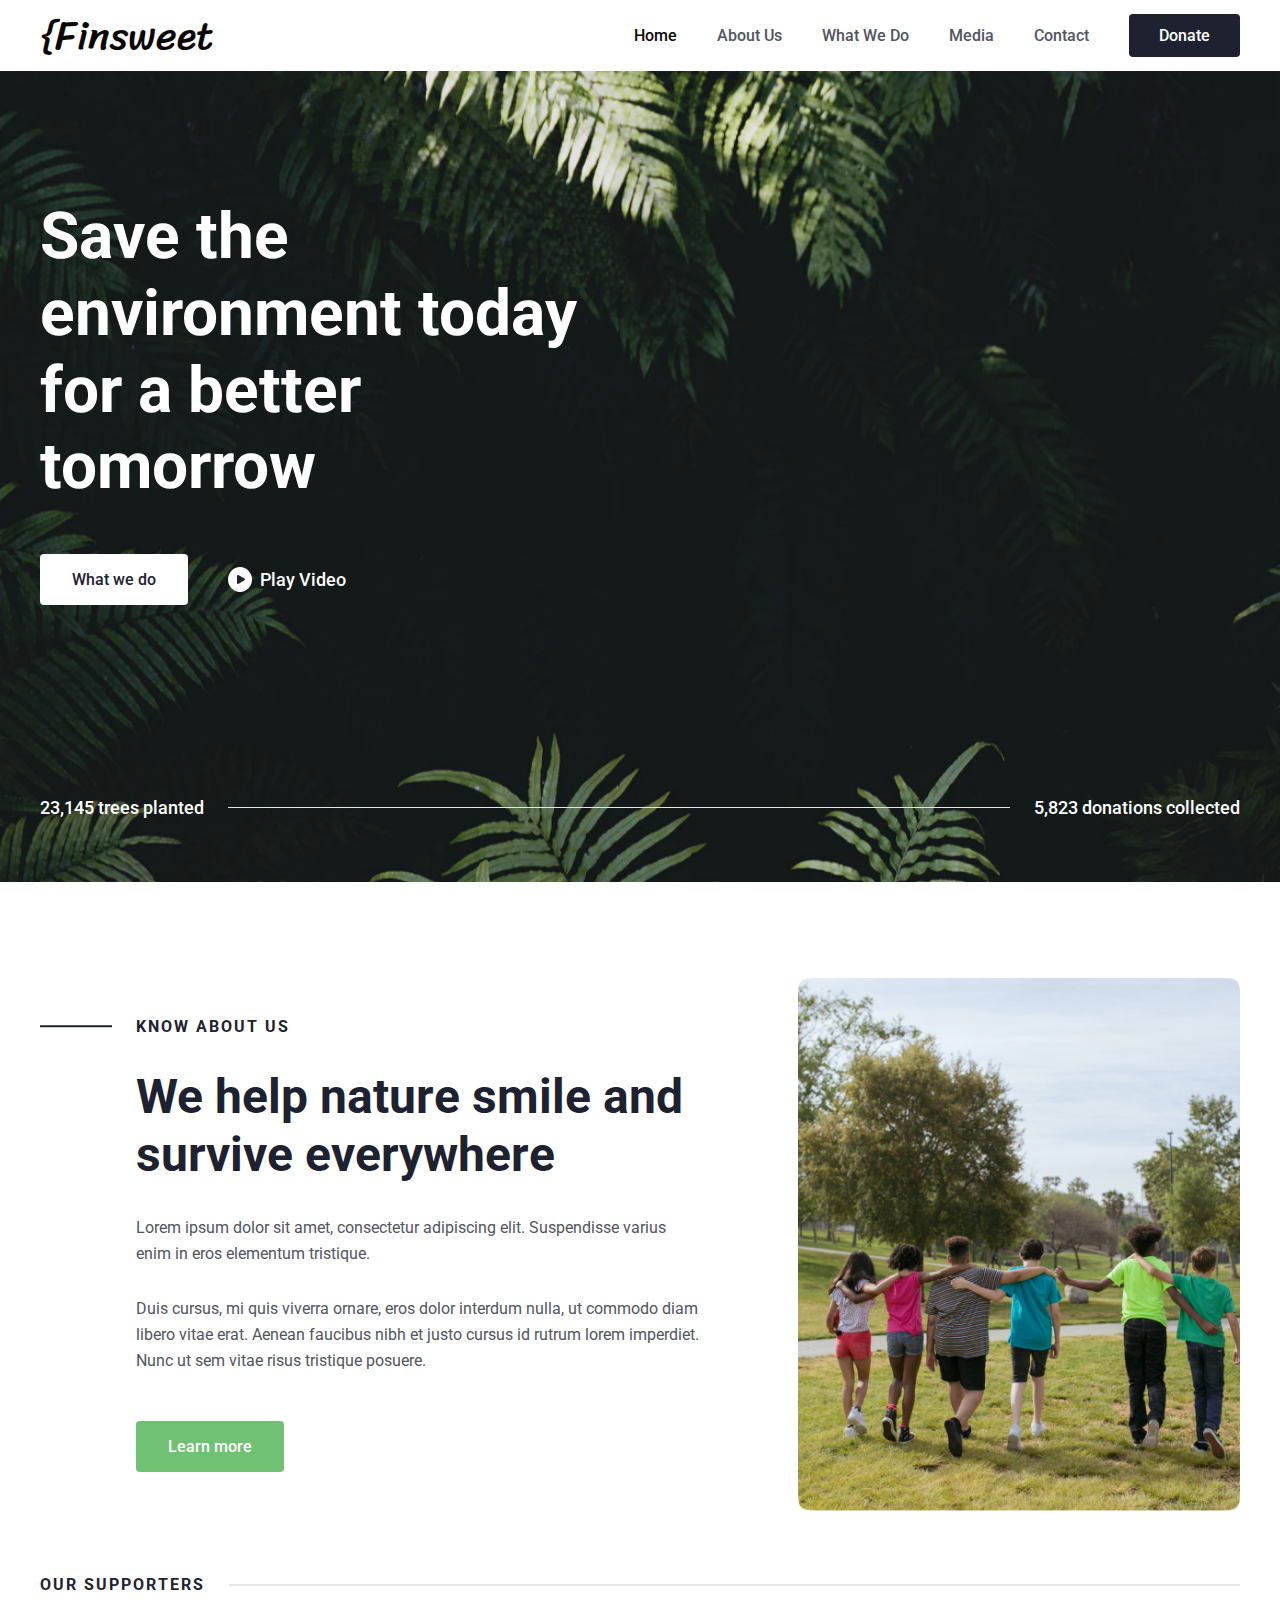
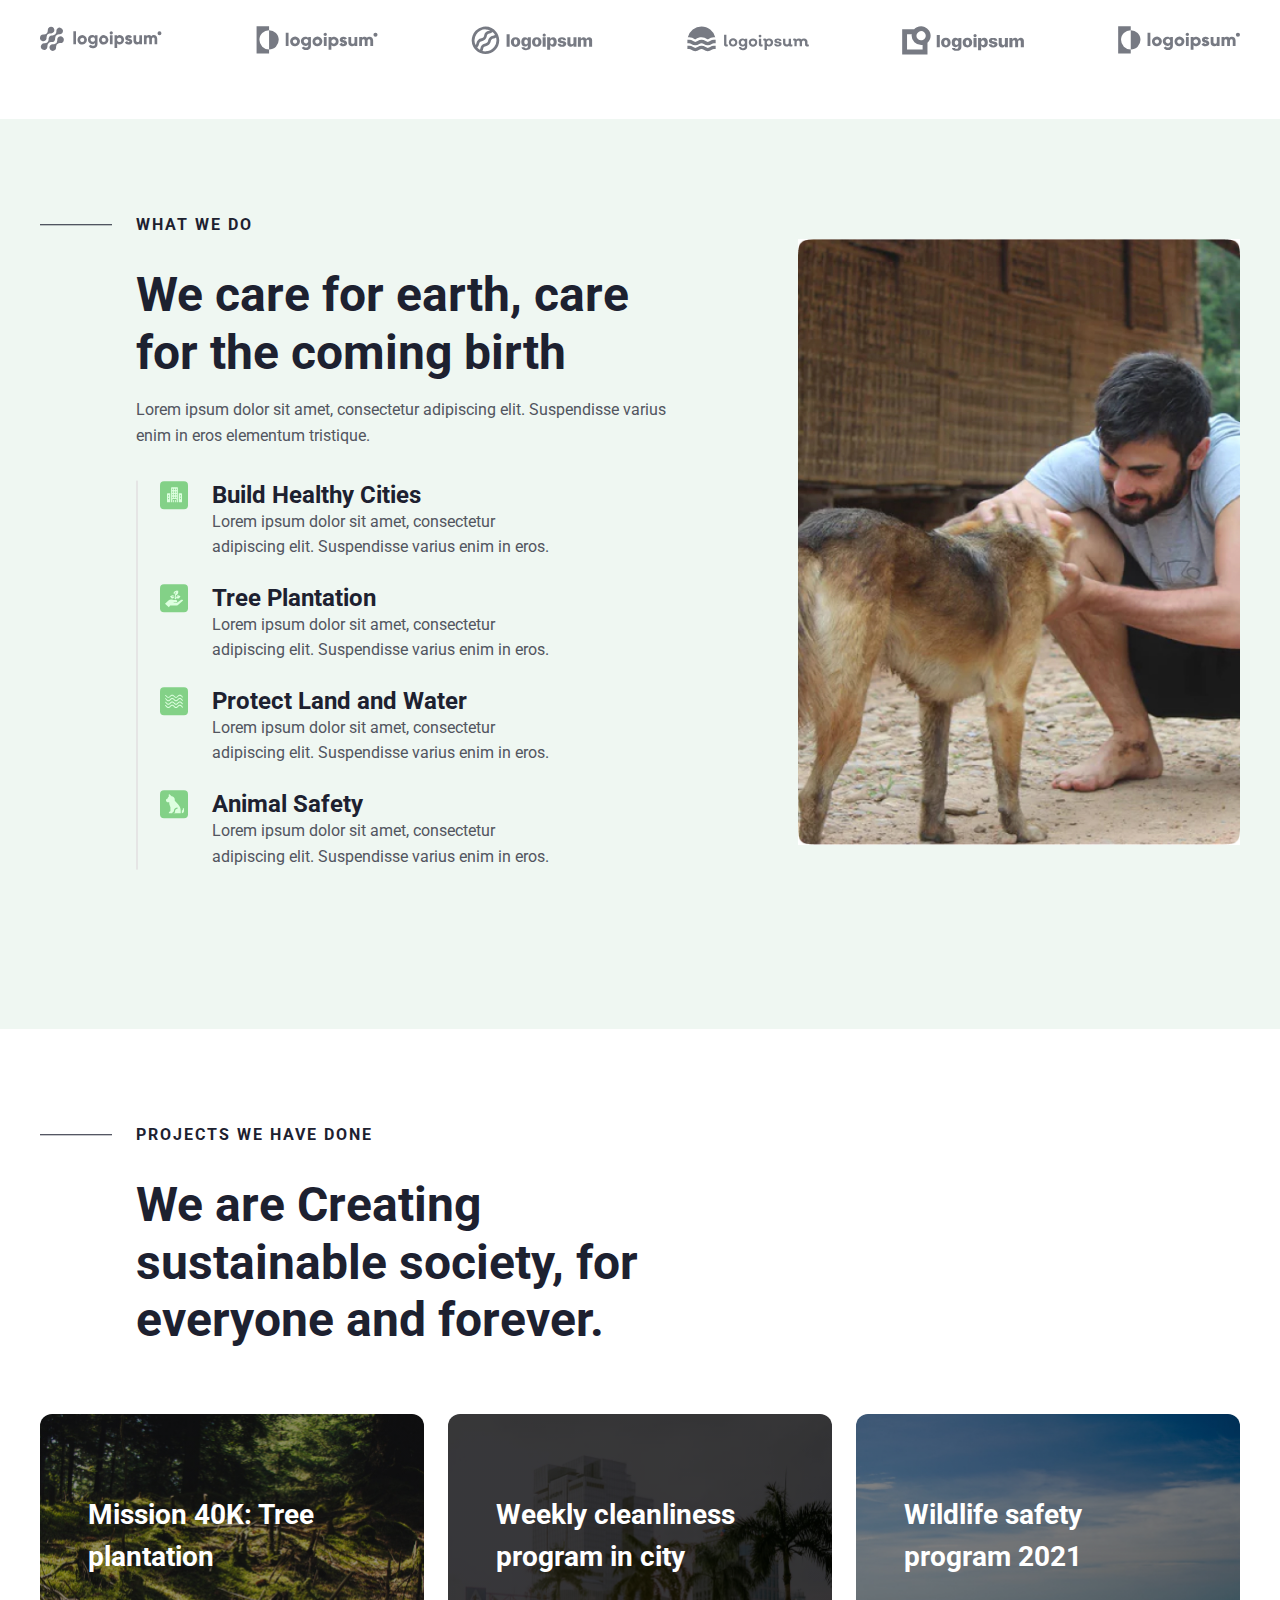
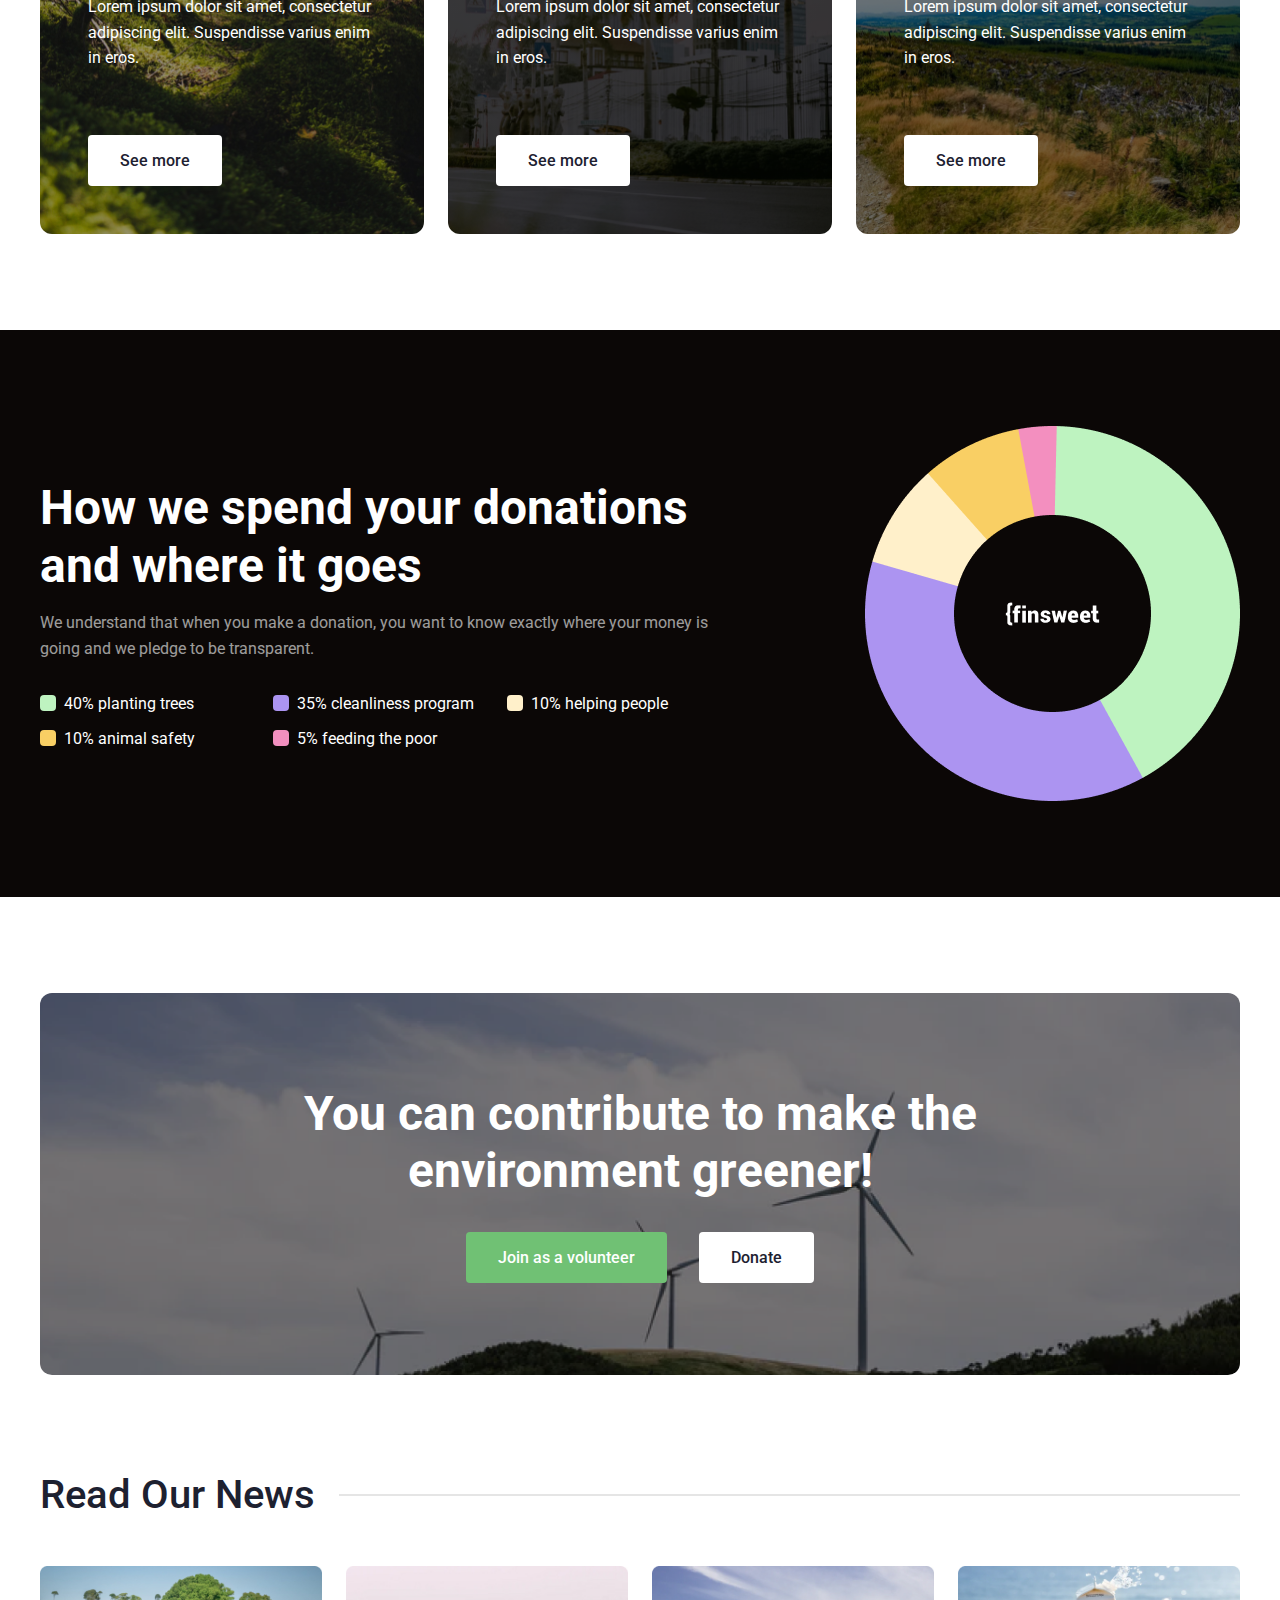
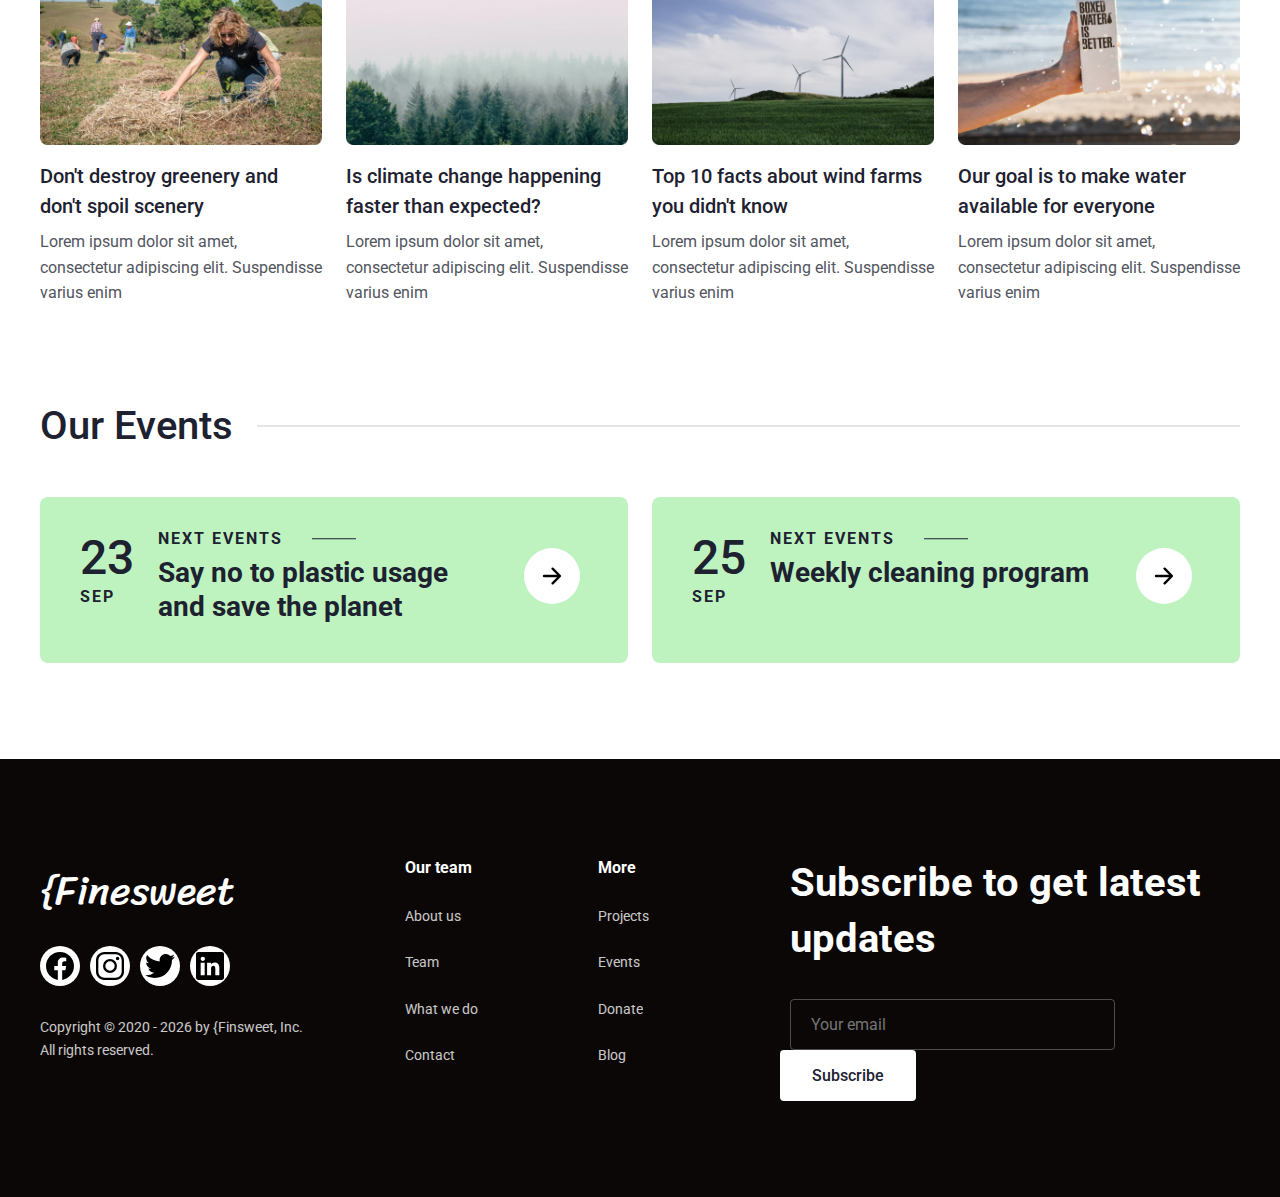
<file: index.html>
<!DOCTYPE html><html lang="en"><head><meta charset="UTF-8"><meta http-equiv="X-UA-Compatible" content="IE=edge"><meta name="viewport" content="width=device-width,initial-scale=1"><link rel="preconnect" href="https://fonts.googleapis.com"><link rel="preconnect" href="https://fonts.gstatic.com" crossorigin><link href="https://fonts.googleapis.com/css2?family=Roboto:wght@400;500;700&family=Sriracha&display=swap" rel="stylesheet"><link rel="shortcut icon" type="image/x-icon" href="img/favicon.ico"><link rel="stylesheet" href="css/style.min.css"><title>{Finsweet</title></head><body><header class="header"><div class="container header__container"><a href="#" class="logo">{Finsweet</a><nav class="nav"><ul class="nav__list"><li><a href="index.html" class="nav__list-item nav__list-item_active">Home</a></li><li><a href="about-us-page.html" class="nav__list-item">About Us</a></li><li><a href="what-we-do-page.html" class="nav__list-item">What We Do</a></li><li><a href="media-page.html" class="nav__list-item">Media</a></li><li><a href="contact-us-page.html" class="nav__list-item">Contact</a></li><li><a href="donate-page.html" class="btn btn_black btn_small">Donate</a></li></ul></nav><button class="burger"><span></span></button></div></header><main><section class="hero" id="hero"><div class="container"><div class="hero__wrapper"><h1 class="hero__title">Save the environment today for a better tomorrow</h1><div class="hero__flex-container"><a href="#what" class="btn btn_white">What we do</a> <a href="about-us-page.html#video" class="hero__link" target="_blank"><div class="hero__link_flex-container"><img class="hero__link-img" src="img/main_page/play_icon.jpg" alt="play icon"><p class="hero__link-text">Play Video</p></div></a></div></div><div class="hero__count"><p class="hero__count-trees"><span class="trees-planted">23,145</span> trees planted</p><div class="hero__count-divider"></div><p class="hero__count-donations"><span class="donation-collected">5,823</span> donations collected</p></div></div></section><section class="about"><div class="container about__container"><div class="about__content-wrapper"><h3 class="subtitle">Know about us</h3><h2 class="title">We help nature smile and survive everywhere</h2><div class="about__text-wrapper"><p class="text">Lorem ipsum dolor sit amet, consectetur adipiscing elit. Suspendisse varius enim in eros elementum tristique.</p><p class="text">Duis cursus, mi quis viverra ornare, eros dolor interdum nulla, ut commodo diam libero vitae erat. Aenean faucibus nibh et justo cursus id rutrum lorem imperdiet. Nunc ut sem vitae risus tristique posuere.</p></div><a href="about-us-page.html#about" class="btn">Learn more</a></div><div class="about__video"><img src="img/main_page/about_video.jpg" alt="video" class="about__video-img"></div></div><div class="supporters"><div class="container"><h3 class="supporters__title title-wdivider">Our supporters</h3><div class="supporters__logos-wrapper"><img src="img/main_page/suplogos/Logo_1.svg" alt="logo" class="supporters__logo"> <img src="img/main_page/suplogos/Logo_2.svg" alt="logo" class="supporters__logo"> <img src="img/main_page/suplogos/Logo_3.svg" alt="logo" class="supporters__logo"> <img src="img/main_page/suplogos/Logo_4.svg" alt="logo" class="supporters__logo"> <img src="img/main_page/suplogos/Logo_5.svg" alt="logo" class="supporters__logo"> <img src="img/main_page/suplogos/Logo_6.svg" alt="logo" class="supporters__logo"></div></div></div></section><section class="what" id="what"><div class="container what__container"><div class="what__content-wrapper"><h3 class="subtitle">what we do</h3><h2 class="title">We care for earth, care for the coming birth</h2><p class="text what__text">Lorem ipsum dolor sit amet, consectetur adipiscing elit. Suspendisse varius enim in eros elementum tristique.</p><ul class="list what__list"><li class="list__item"><img src="img/what_icon/build.svg" alt="small logo" class="list__item-img"><div class="list__item-content"><h4 class="list__item-subtitle">Build Healthy Cities</h4><p class="text list__item-text">Lorem ipsum dolor sit amet, consectetur adipiscing elit. Suspendisse varius enim in eros.</p></div></li><li class="list__item"><img src="img/what_icon/hand.svg" alt="small logo" class="list__item-img"><div class="list__item-content"><h4 class="list__item-subtitle">Tree Plantation</h4><p class="text list__item-text">Lorem ipsum dolor sit amet, consectetur adipiscing elit. Suspendisse varius enim in eros.</p></div></li><li class="list__item"><img src="img/what_icon/water.svg" alt="small logo" class="list__item-img"><div class="list__item-content"><h4 class="list__item-subtitle">Protect Land and Water</h4><p class="text list__item-text">Lorem ipsum dolor sit amet, consectetur adipiscing elit. Suspendisse varius enim in eros.</p></div></li><li class="list__item"><img src="img/what_icon/dog.svg" alt="small logo" class="list__item-img"><div class="list__item-content"><h4 class="list__item-subtitle">Animal Safety</h4><p class="text list__item-text">Lorem ipsum dolor sit amet, consectetur adipiscing elit. Suspendisse varius enim in eros.</p></div></li></ul></div><div class="what__photo"><img src="img/main_page/what_image.jpg" alt="photo" class="what__photo-img"></div></div></section><section class="projects"><div class="container"><div class="projects__head"><h3 class="subtitle">Projects we have done</h3><h2 class="title">We are Creating sustainable society, for everyone and forever.</h2></div><div class="cards"><div class="card card_1"><h3 class="card__title">Mission 40K: Tree plantation</h3><p class="card__text">Lorem ipsum dolor sit amet, consectetur adipiscing elit. Suspendisse varius enim in eros.</p><a href="project-page.html" class="btn btn_white">See more</a></div><div class="card card_2"><h3 class="card__title">Weekly cleanliness program in city</h3><p class="card__text">Lorem ipsum dolor sit amet, consectetur adipiscing elit. Suspendisse varius enim in eros.</p><a href="project-page.html" class="btn btn_white">See more</a></div><div class="card card_3"><h3 class="card__title">Wildlife safety program 2021</h3><p class="card__text">Lorem ipsum dolor sit amet, consectetur adipiscing elit. Suspendisse varius enim in eros.</p><a href="project-page.html" class="btn btn_white">See more</a></div></div></div></section><section class="stats"><div class="container stats__container"><div class="stats__wrapper"><h2 class="title title_white">How we spend your donations and where it goes</h2><p class="text stats__text">We understand that when you make a donation, you want to know exactly where your money is going and we pledge to be transparent.</p><div class="stats__numbers"><div class="stats__number stats__number-1">40% planting trees</div><div class="stats__number stats__number-2">35% cleanliness program</div><div class="stats__number stats__number-3">10% helping people</div><div class="stats__number stats__number-4">10% animal safety</div><div class="stats__number stats__number-5">5% feeding the poor</div></div></div><img src="img/main_page/stats_diagram.png" alt="diagram" class="stats__diagram-img"></div></section><section class="cta"><div class="container"><div class="cta__wrapper"><h2 class="title title_white">You can contribute to make the environment greener!</h2><div class="cta__buttons"><button class="btn popup-btn" data-popup="#popup_1" data-popup-menu="#popup_menu_1">Join as a volunteer</button> <button class="btn btn_white popup-btn" data-popup="#popup_2" data-popup-menu="#popup_menu_2">Donate</button></div></div></div></section><div class="popup" id="popup_1"><div class="popup__menu" id="popup_menu_1"><div class="popup__title">Join as a volunteer</div><div class="popup__subtitle">Lorem ipsum dolor sit amet, consectetur adipiscing elit. Suspen varius enim in eros elementum tristique.</div><button class="popup__close" data-popup="#popup_1" data-popup-menu="#popup_menu_1"><img src="img/X.svg" alt="x"></button><form action="contact" class="popup__form"><div class="popup__form-first-name"><label for="first-name">First Name</label> <input type="text" placeholder="John" id="first-name" required></div><div class="popup__form-last-name"><label for="last-name">Last Name</label> <input type="text" placeholder="Smith" id="last-name" required></div><div class="popup__form-email"><label for="email">Email id</label> <input type="email" placeholder="me@example.com" id="email" required></div><div class="popup__form-message"><label for="message">Message</label> <input type="text" placeholder="Type your Message" id="message" required></div><button class="btn popup__form-send">Send message</button></form></div></div><div class="popup" id="popup_2"><div class="popup__menu" id="popup_menu_2"><div class="popup__title">DONATE</div><div class="popup__subtitle">Lorem ipsum dolor sit amet, consectetur adipiscing elit. Suspen varius enim in eros elementum tristique.</div><button class="popup__close" data-popup="#popup_2" data-popup-menu="#popup_menu_2"><img src="img/X.svg" alt="x"></button><ul class="popup__donation"><li><a href="#" class="popup__donation-link"><img src="img/popup_section/card-outline.svg" alt="cash"></a></li><li><a href="#" class="popup__donation-link"><img src="img/popup_section/cash-outline.svg" alt="cash"></a></li><li><a href="#" class="popup__donation-link"><img src="img/popup_section/wallet-outline.svg" alt="cash"></a></li><li><a href="#" class="popup__donation-link"><img src="img/popup_section/id-card-outline.svg" alt="cash"></a></li><li><a href="#" class="popup__donation-link"><img src="img/popup_section/hand-right-outline.svg" alt="cash"></a></li></ul></div></div><section class="news"><div class="container"><h2 class="titlte title-wdivider">Read Our News</h2><div class="news__wrapper"><a href="#" class="news__link" target="_blank"><div class="news__content"><img src="img/main_page/news/Thumbnail.jpg" alt="news-photo" class="news__content-img"><h3 class="news__content-subtitle">Don't destroy greenery and don't spoil scenery</h3><p class="text">Lorem ipsum dolor sit amet, consectetur adipiscing elit. Suspendisse varius enim</p></div></a><a href="#" class="news__link" target="_blank"><div class="news__content"><img src="img/main_page/news/Thumbnail2.jpg" alt="news-photo" class="news__content-img"><h3 class="news__content-subtitle">Is climate change happening faster than expected?</h3><p class="text">Lorem ipsum dolor sit amet, consectetur adipiscing elit. Suspendisse varius enim</p></div></a><a href="#" class="news__link" target="_blank"><div class="news__content"><img src="img/main_page/news/Thumbnail3.jpg" alt="news-photo" class="news__content-img"><h3 class="news__content-subtitle">Top 10 facts about wind farms you didn't know</h3><p class="text">Lorem ipsum dolor sit amet, consectetur adipiscing elit. Suspendisse varius enim</p></div></a><a href="#" class="news__link" target="_blank"><div class="news__content"><img src="img/main_page/news/Thumbnail4.jpg" alt="news-photo" class="news__content-img"><h3 class="news__content-subtitle">Our goal is to make water available for everyone</h3><p class="text">Lorem ipsum dolor sit amet, consectetur adipiscing elit. Suspendisse varius enim</p></div></a></div></div></section><section class="events"><div class="container"><h2 class="title-wdivider">Our Events</h2><div class="events__wrapper"><div class="event"><div class="event__date"><div class="event__day">23</div><div class="subtitle subtitle-nonedivider event__subtitle">sep</div></div><div class="event__descr"><h3 class="subtitle event__subtitle">Next Events</h3><h2 class="event__title">Say no to plastic usage and save the planet</h2></div><a href="events-page.html" class="btn btn_white event__btn" target="_blank"><img src="img/main_page/arrow-forward-outline.svg" alt="arrow" class="arrow"></a></div><div class="event"><div class="event__date"><div class="event__day">25</div><div class="subtitle subtitle-nonedivider event__subtitle">sep</div></div><div class="event__descr"><h3 class="subtitle event__subtitle">Next Events</h3><h2 class="event__title">Weekly cleaning program</h2></div><a href="events-page.html" class="btn btn_white event__btn" target="_blank"><img src="img/main_page/arrow-forward-outline.svg" alt="arrow" class="arrow"></a></div></div></div></section></main><footer class="footer"><div class="container footer__container"><div class="footer__logo-col"><a href="#" class="logo logo_white footer__logo">{Finesweet</a><ul class="footer__social-links"><li><a href="#" class="footer__social-link"><img src="img/social/logo-facebook.svg" alt="social-logo"></a></li><li><a href="#" class="footer__social-link"><img src="img/social/logo-instagram.svg" alt="social-logo"></a></li><li><a href="#" class="footer__social-link"><img src="img/social/logo-twitter.svg" alt="social-logo"></a></li><li><a href="#" class="footer__social-link"><img src="img/social/logo-linkedin.svg" alt="social-logo"></a></li></ul><p class="copyright">Copyright © 2020 - <span class="year">2023</span> by {Finsweet, Inc.<br>All rights reserved.</p></div><nav class="footer__nav"><h2 class="footer__subtitle">Our team</h2><ul class="footer__nav-list"><li><a href="about-us-page.html" class="footer__link">About us</a></li><li><a href="about-us-page.html#team" class="footer__link">Team</a></li><li><a href="what-we-do-page.html" class="footer__link">What we do</a></li><li><a href="contact-us-page.html" class="footer__link">Contact</a></li></ul></nav><nav class="footer__nav footer__nav-col2"><h2 class="footer__subtitle">More</h2><ul class="footer__nav-list"><li><a href="project-page.html" class="footer__link">Projects</a></li><li><a href="events-page.html" class="footer__link">Events</a></li><li><a href="donate-page.html" class="footer__link">Donate</a></li><li><a href="blog-page.html" class="footer__link">Blog</a></li></ul></nav><div class="footer__form-wrapper"><h2 class="footer__form-subtitle">Subscribe to get latest updates</h2><form action="" class="footer__form"><input type="email" placeholder="Your email" class="footer__input" required> <button class="btn btn_white">Subscribe</button></form></div></div></footer><script src="js/main.min.js"></script></body></html>
</file>
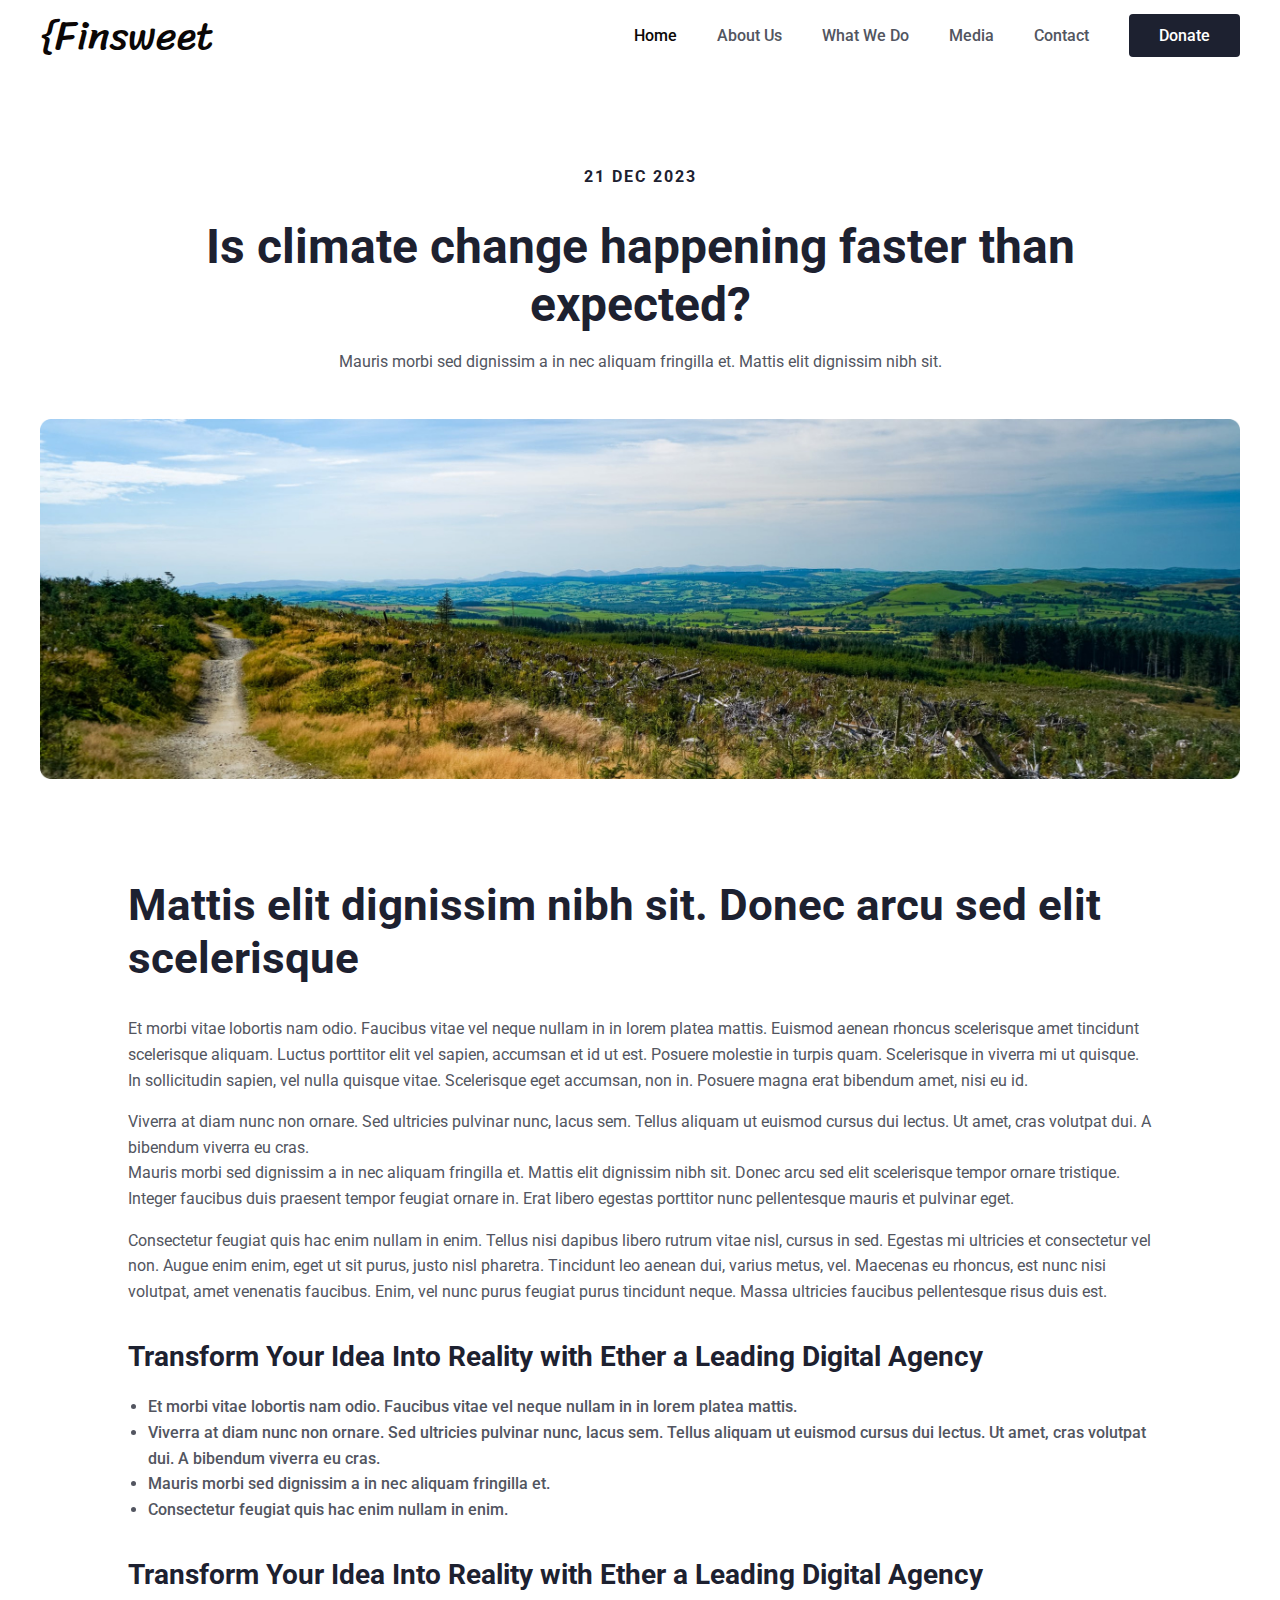
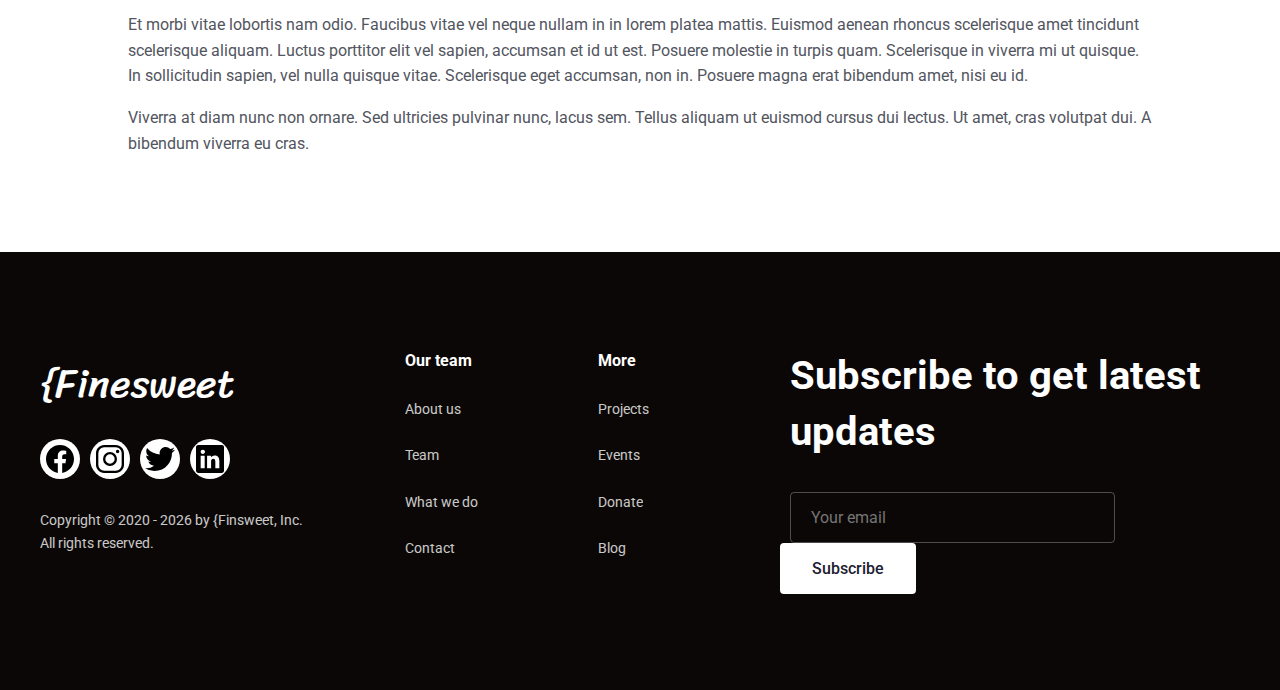
<file: blog-page.html>
<!DOCTYPE html><html lang="en"><head><meta charset="UTF-8"><meta http-equiv="X-UA-Compatible" content="IE=edge"><meta name="viewport" content="width=device-width,initial-scale=1"><link rel="preconnect" href="https://fonts.googleapis.com"><link rel="preconnect" href="https://fonts.gstatic.com" crossorigin><link href="https://fonts.googleapis.com/css2?family=Roboto:wght@400;500;700&family=Sriracha&display=swap" rel="stylesheet"><link rel="shortcut icon" type="image/x-icon" href="img/favicon.ico"><link rel="stylesheet" href="css/style.min.css"><title>{Finsweet - Blog</title></head><body><header class="header"><div class="container header__container"><a href="#" class="logo">{Finsweet</a><nav class="nav"><ul class="nav__list"><li><a href="index.html" class="nav__list-item nav__list-item_active">Home</a></li><li><a href="about-us-page.html" class="nav__list-item">About Us</a></li><li><a href="what-we-do-page.html" class="nav__list-item">What We Do</a></li><li><a href="media-page.html" class="nav__list-item">Media</a></li><li><a href="contact-us-page.html" class="nav__list-item">Contact</a></li><li><a href="donate-page.html" class="btn btn_black btn_small">Donate</a></li></ul></nav><button class="burger"><span></span></button></div></header><main><section class="blog"><div class="container"><div class="blog__header"><h3 class="subtitle subtitle-nonedivider">21 DEC 2023</h3><h2 class="title">Is climate change happening faster than expected?</h2><p class="text blog__text">Mauris morbi sed dignissim a in nec aliquam fringilla et. Mattis elit dignissim nibh sit.</p></div><img src="img/blog-page-photo.jpg" alt="nature" class="blog__photo"><div class="blog__content"><h2 class="title blog__title">Mattis elit dignissim nibh sit. Donec arcu sed elit scelerisque</h2><p class="text blog__text">Et morbi vitae lobortis nam odio. Faucibus vitae vel neque nullam in in lorem platea mattis. Euismod aenean rhoncus scelerisque amet tincidunt scelerisque aliquam. Luctus porttitor elit vel sapien, accumsan et id ut est. Posuere molestie in turpis quam. Scelerisque in viverra mi ut quisque. In sollicitudin sapien, vel nulla quisque vitae. Scelerisque eget accumsan, non in. Posuere magna erat bibendum amet, nisi eu id.</p><p class="text blog__text">Viverra at diam nunc non ornare. Sed ultricies pulvinar nunc, lacus sem. Tellus aliquam ut euismod cursus dui lectus. Ut amet, cras volutpat dui. A bibendum viverra eu cras.<br>Mauris morbi sed dignissim a in nec aliquam fringilla et. Mattis elit dignissim nibh sit. Donec arcu sed elit scelerisque tempor ornare tristique. Integer faucibus duis praesent tempor feugiat ornare in. Erat libero egestas porttitor nunc pellentesque mauris et pulvinar eget.</p><p class="text blog__text">Consectetur feugiat quis hac enim nullam in enim. Tellus nisi dapibus libero rutrum vitae nisl, cursus in sed. Egestas mi ultricies et consectetur vel non. Augue enim enim, eget ut sit purus, justo nisl pharetra. Tincidunt leo aenean dui, varius metus, vel. Maecenas eu rhoncus, est nunc nisi volutpat, amet venenatis faucibus. Enim, vel nunc purus feugiat purus tincidunt neque. Massa ultricies faucibus pellentesque risus duis est.</p><h3 class="blog__subheader">Transform Your Idea Into Reality with Ether a Leading Digital Agency</h3><ul class="blog__list"><li><p class="text">Et morbi vitae lobortis nam odio. Faucibus vitae vel neque nullam in in lorem platea mattis.</p></li><li><p class="text">Viverra at diam nunc non ornare. Sed ultricies pulvinar nunc, lacus sem. Tellus aliquam ut euismod cursus dui lectus. Ut amet, cras volutpat dui. A bibendum viverra eu cras.</p></li><li><p class="text">Mauris morbi sed dignissim a in nec aliquam fringilla et.</p></li><li><p class="text">Consectetur feugiat quis hac enim nullam in enim.</p></li></ul><h3 class="blog__subheader">Transform Your Idea Into Reality with Ether a Leading Digital Agency</h3><p class="text blog__text">Et morbi vitae lobortis nam odio. Faucibus vitae vel neque nullam in in lorem platea mattis. Euismod aenean rhoncus scelerisque amet tincidunt scelerisque aliquam. Luctus porttitor elit vel sapien, accumsan et id ut est. Posuere molestie in turpis quam. Scelerisque in viverra mi ut quisque. In sollicitudin sapien, vel nulla quisque vitae. Scelerisque eget accumsan, non in. Posuere magna erat bibendum amet, nisi eu id.</p><p class="text blog__text">Viverra at diam nunc non ornare. Sed ultricies pulvinar nunc, lacus sem. Tellus aliquam ut euismod cursus dui lectus. Ut amet, cras volutpat dui. A bibendum viverra eu cras.</p></div></div></section></main><footer class="footer"><div class="container footer__container"><div class="footer__logo-col"><a href="#" class="logo logo_white footer__logo">{Finesweet</a><ul class="footer__social-links"><li><a href="#" class="footer__social-link"><img src="img/social/logo-facebook.svg" alt="social-logo"></a></li><li><a href="#" class="footer__social-link"><img src="img/social/logo-instagram.svg" alt="social-logo"></a></li><li><a href="#" class="footer__social-link"><img src="img/social/logo-twitter.svg" alt="social-logo"></a></li><li><a href="#" class="footer__social-link"><img src="img/social/logo-linkedin.svg" alt="social-logo"></a></li></ul><p class="copyright">Copyright © 2020 - <span class="year">2023</span> by {Finsweet, Inc.<br>All rights reserved.</p></div><nav class="footer__nav"><h2 class="footer__subtitle">Our team</h2><ul class="footer__nav-list"><li><a href="about-us-page.html" class="footer__link">About us</a></li><li><a href="about-us-page.html#team" class="footer__link">Team</a></li><li><a href="what-we-do-page.html" class="footer__link">What we do</a></li><li><a href="contact-us-page.html" class="footer__link">Contact</a></li></ul></nav><nav class="footer__nav footer__nav-col2"><h2 class="footer__subtitle">More</h2><ul class="footer__nav-list"><li><a href="project-page.html" class="footer__link">Projects</a></li><li><a href="events-page.html" class="footer__link">Events</a></li><li><a href="donate-page.html" class="footer__link">Donate</a></li><li><a href="blog-page.html" class="footer__link">Blog</a></li></ul></nav><div class="footer__form-wrapper"><h2 class="footer__form-subtitle">Subscribe to get latest updates</h2><form action="" class="footer__form"><input type="email" placeholder="Your email" class="footer__input" required> <button class="btn btn_white">Subscribe</button></form></div></div></footer><script src="js/main.min.js"></script></body></html>
</file>
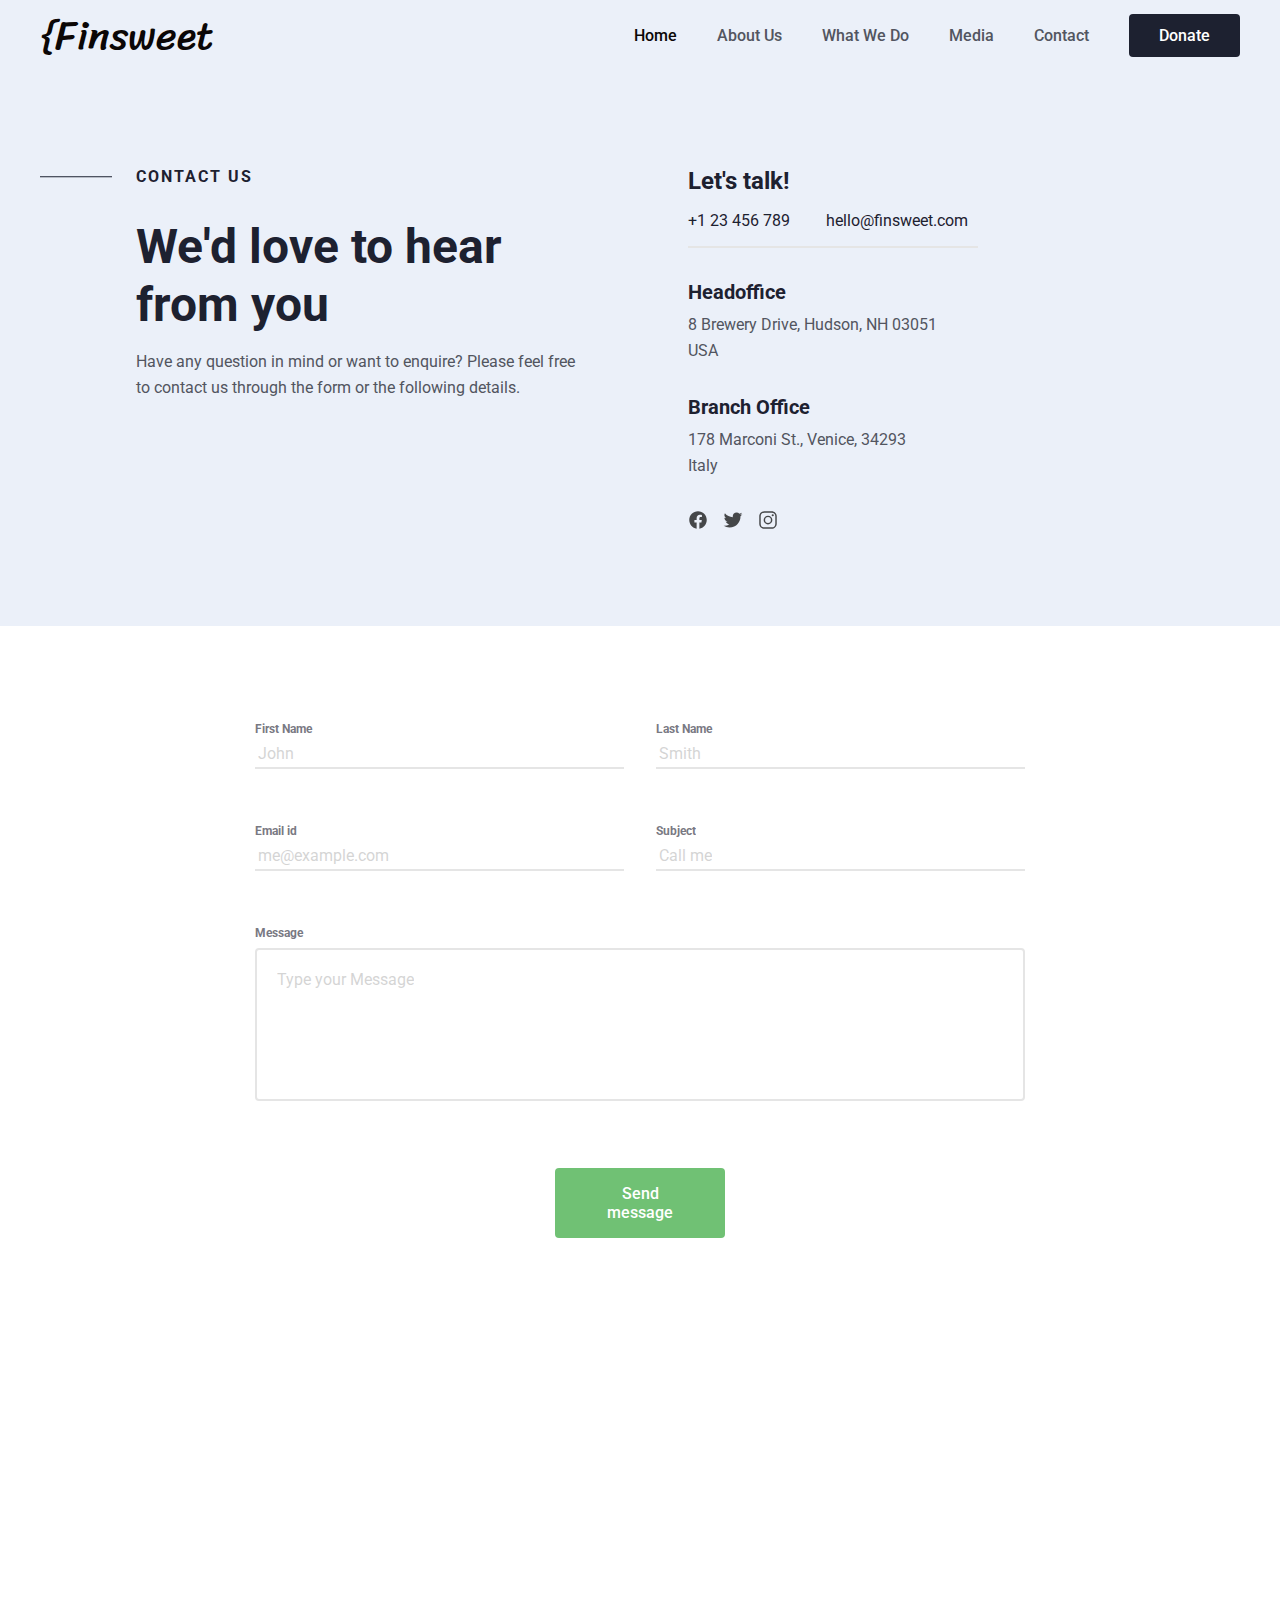
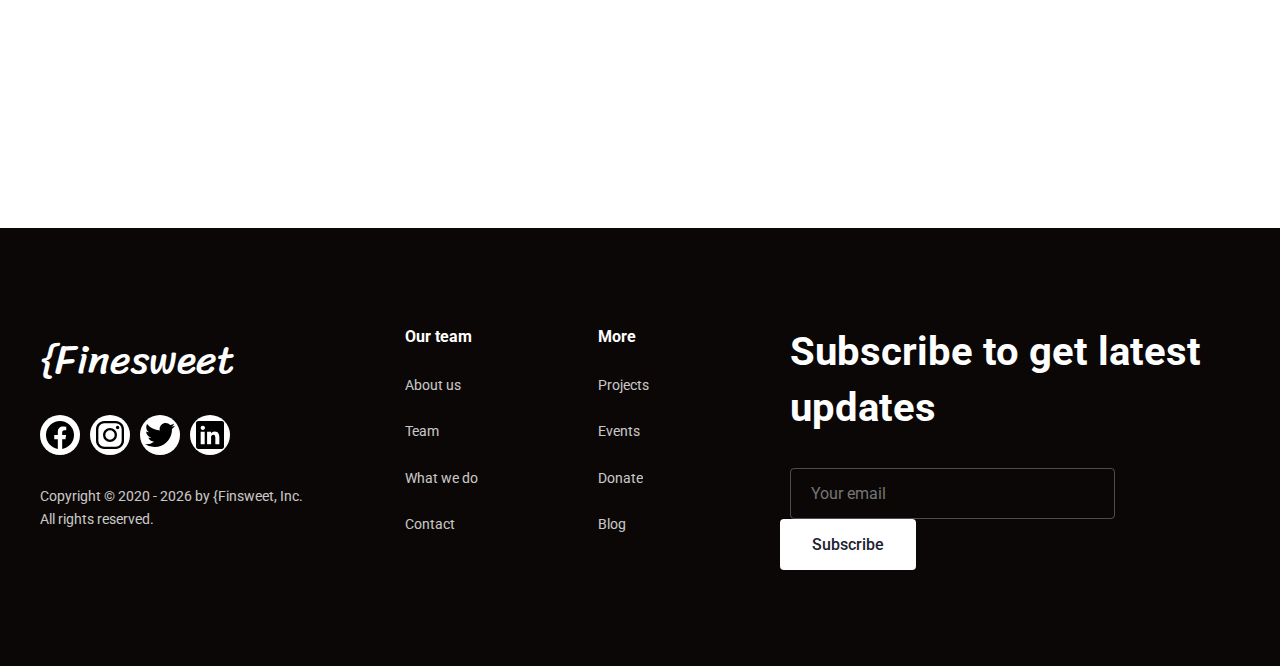
<file: contact-us-page.html>
<!DOCTYPE html><html lang="en"><head><meta charset="UTF-8"><meta http-equiv="X-UA-Compatible" content="IE=edge"><meta name="viewport" content="width=device-width,initial-scale=1"><link rel="preconnect" href="https://fonts.googleapis.com"><link rel="preconnect" href="https://fonts.gstatic.com" crossorigin><link href="https://fonts.googleapis.com/css2?family=Roboto:wght@400;500;700&family=Sriracha&display=swap" rel="stylesheet"><link rel="shortcut icon" type="image/x-icon" href="img/favicon.ico"><link rel="stylesheet" href="css/style.min.css"><title>{Finsweet - Contact Us</title></head><body><header class="header header_ow"><div class="container header__container"><a href="#" class="logo">{Finsweet</a><nav class="nav"><ul class="nav__list"><li><a href="index.html" class="nav__list-item nav__list-item_active">Home</a></li><li><a href="about-us-page.html" class="nav__list-item">About Us</a></li><li><a href="what-we-do-page.html" class="nav__list-item">What We Do</a></li><li><a href="media-page.html" class="nav__list-item">Media</a></li><li><a href="contact-us-page.html" class="nav__list-item">Contact</a></li><li><a href="donate-page.html" class="btn btn_black btn_small">Donate</a></li></ul></nav><button class="burger"><span></span></button></div></header><main><section class="contact"><div class="container contact__container"><div class="contact__header"><h3 class="subtitle">contact us</h3><h2 class="title">We'd love to hear from you</h2><p class="text contact__text">Have any question in mind or want to enquire? Please feel free to contact us through the form or the following details.</p></div><div class="contact__details"><div class="contact__info"><h3 class="contact__info-title">Let's talk!</h3><a href="tel:1-23-456-789" class="contact__link">+1 23 456 789</a> <a href="mailto:hello@finsweet.com" class="contact__link">hello@finsweet.com</a></div><div class="contact__address"><h3 class="contact__adress-title">Headoffice</h3><p class="text contact__adress-text">8 Brewery Drive, Hudson, NH 03051<br>USA</p></div><div class="contact__address"><h3 class="contact__adress-title">Branch Office</h3><p class="text contact__adress-text">178 Marconi St., Venice, 34293<br>Italy</p></div><ul class="social"><li><a href="#" class="social__link"><img src="img/social/logo-facebook.svg" alt="social-logo"></a></li><li><a href="#" class="social__link"><img src="img/social/logo-twitter.svg" alt="social-logo"></a></li><li><a href="#" class="social__link"><img src="img/social/logo-instagram.svg" alt="social-logo"></a></li></ul></div></div></section><section class="contact-form"><div class="container"><form action="contact" class="form"><div class="form__first-name"><label for="first-name">First Name</label> <input type="text" placeholder="John" id="first-name" required></div><div class="form__last-name"><label for="last-name">Last Name</label> <input type="text" placeholder="Smith" id="last-name" required></div><div class="form__email"><label for="email">Email id</label> <input type="email" placeholder="me@example.com" id="email" required></div><div class="form__subject"><label for="subject">Subject</label> <input type="text" placeholder="Call me" id="subject" required></div><div class="form__message"><label for="message">Message</label> <input type="text" placeholder="Type your Message" id="message" required></div><button class="btn">Send message</button></form></div></section></main><iframe src="https://www.google.com/maps/embed?pb=!1m18!1m12!1m3!1d2930.6869626167745!2d-71.4281368845707!3d42.7315159791637!2m3!1f0!2f0!3f0!3m2!1i1024!2i768!4f13.1!3m3!1m2!1s0x89e3b1f03fa91a0b%3A0x90f6162c7dc0abf!2sHudson%20Brews!5e0!3m2!1sru!2sua!4v1671137608416!5m2!1sru!2sua" loading="lazy" class="map"></iframe><footer class="footer"><div class="container footer__container"><div class="footer__logo-col"><a href="#" class="logo logo_white footer__logo">{Finesweet</a><ul class="footer__social-links"><li><a href="#" class="footer__social-link"><img src="img/social/logo-facebook.svg" alt="social-logo"></a></li><li><a href="#" class="footer__social-link"><img src="img/social/logo-instagram.svg" alt="social-logo"></a></li><li><a href="#" class="footer__social-link"><img src="img/social/logo-twitter.svg" alt="social-logo"></a></li><li><a href="#" class="footer__social-link"><img src="img/social/logo-linkedin.svg" alt="social-logo"></a></li></ul><p class="copyright">Copyright © 2020 - <span class="year">2023</span> by {Finsweet, Inc.<br>All rights reserved.</p></div><nav class="footer__nav"><h2 class="footer__subtitle">Our team</h2><ul class="footer__nav-list"><li><a href="about-us-page.html" class="footer__link">About us</a></li><li><a href="about-us-page.html#team" class="footer__link">Team</a></li><li><a href="what-we-do-page.html" class="footer__link">What we do</a></li><li><a href="contact-us-page.html" class="footer__link">Contact</a></li></ul></nav><nav class="footer__nav footer__nav-col2"><h2 class="footer__subtitle">More</h2><ul class="footer__nav-list"><li><a href="project-page.html" class="footer__link">Projects</a></li><li><a href="events-page.html" class="footer__link">Events</a></li><li><a href="donate-page.html" class="footer__link">Donate</a></li><li><a href="blog-page.html" class="footer__link">Blog</a></li></ul></nav><div class="footer__form-wrapper"><h2 class="footer__form-subtitle">Subscribe to get latest updates</h2><form action="" class="footer__form"><input type="email" placeholder="Your email" class="footer__input" required> <button class="btn btn_white">Subscribe</button></form></div></div></footer><script src="js/main.min.js"></script></body></html>
</file>
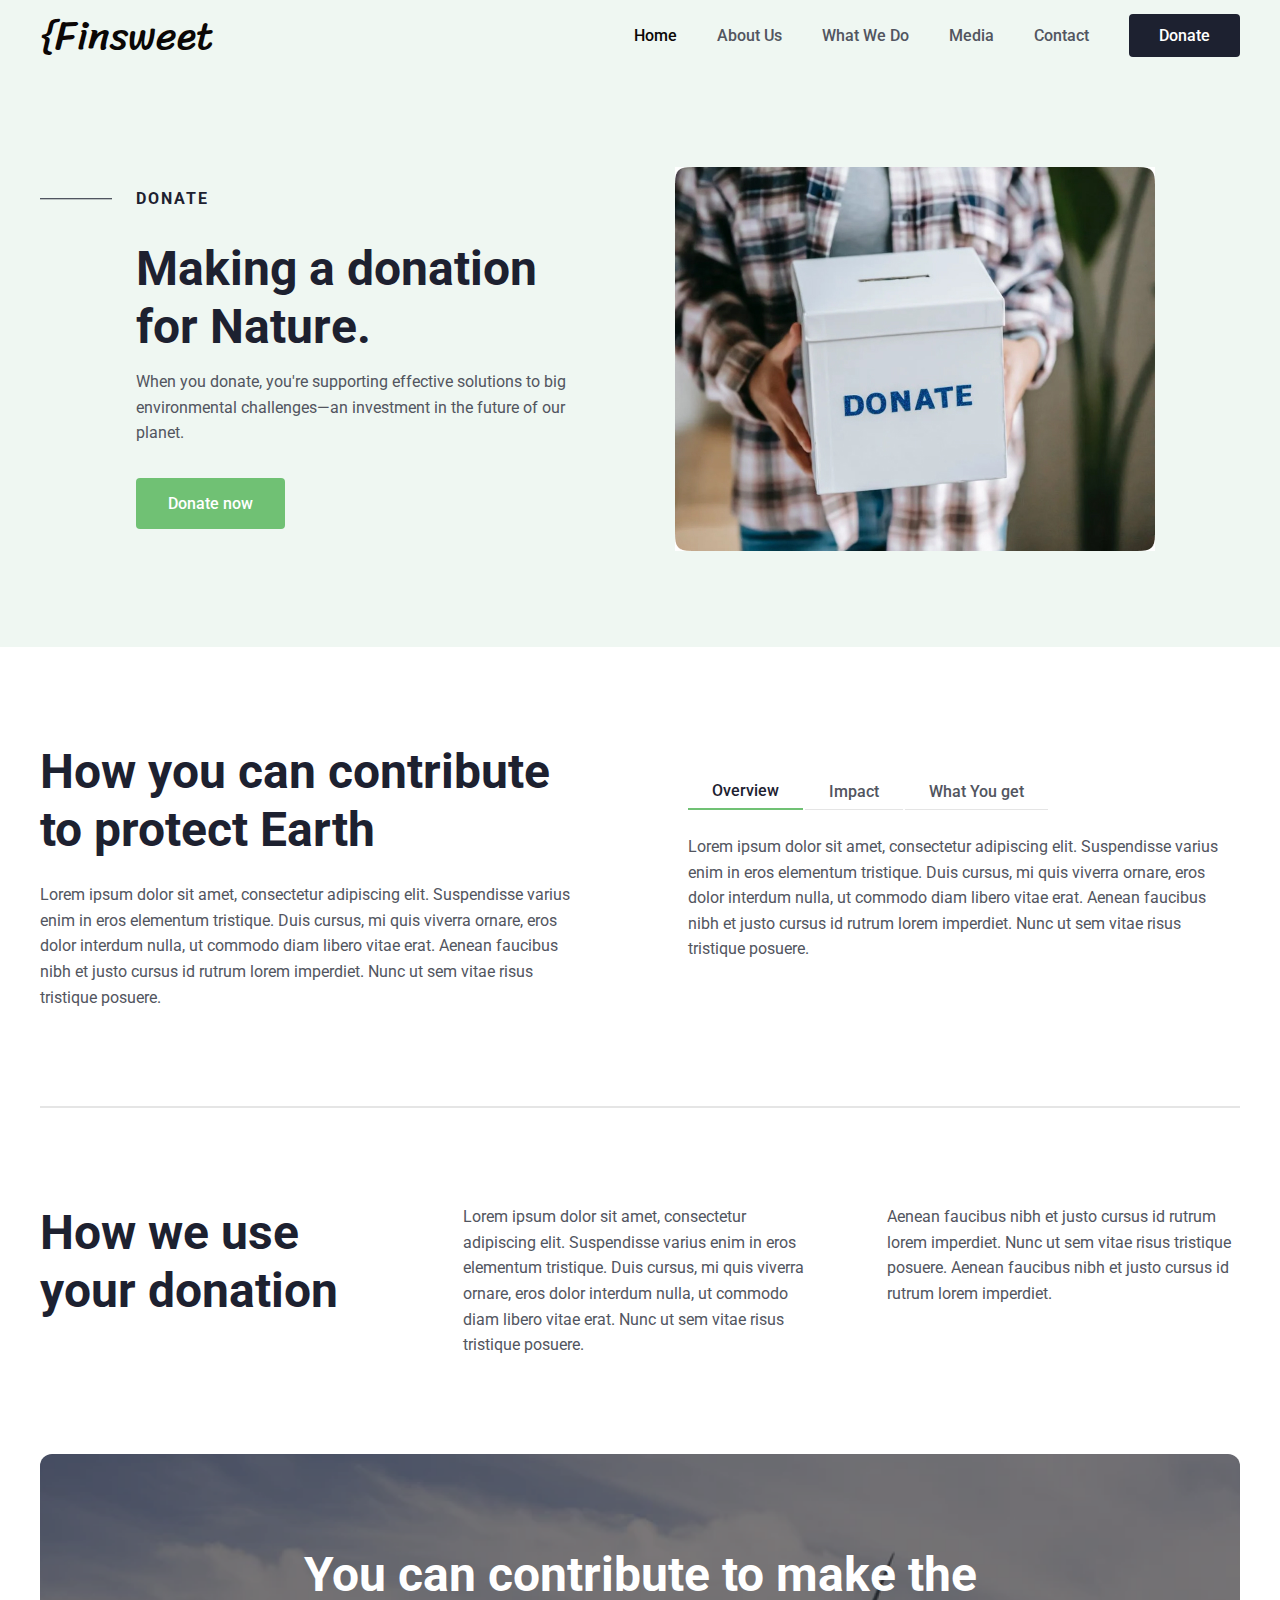
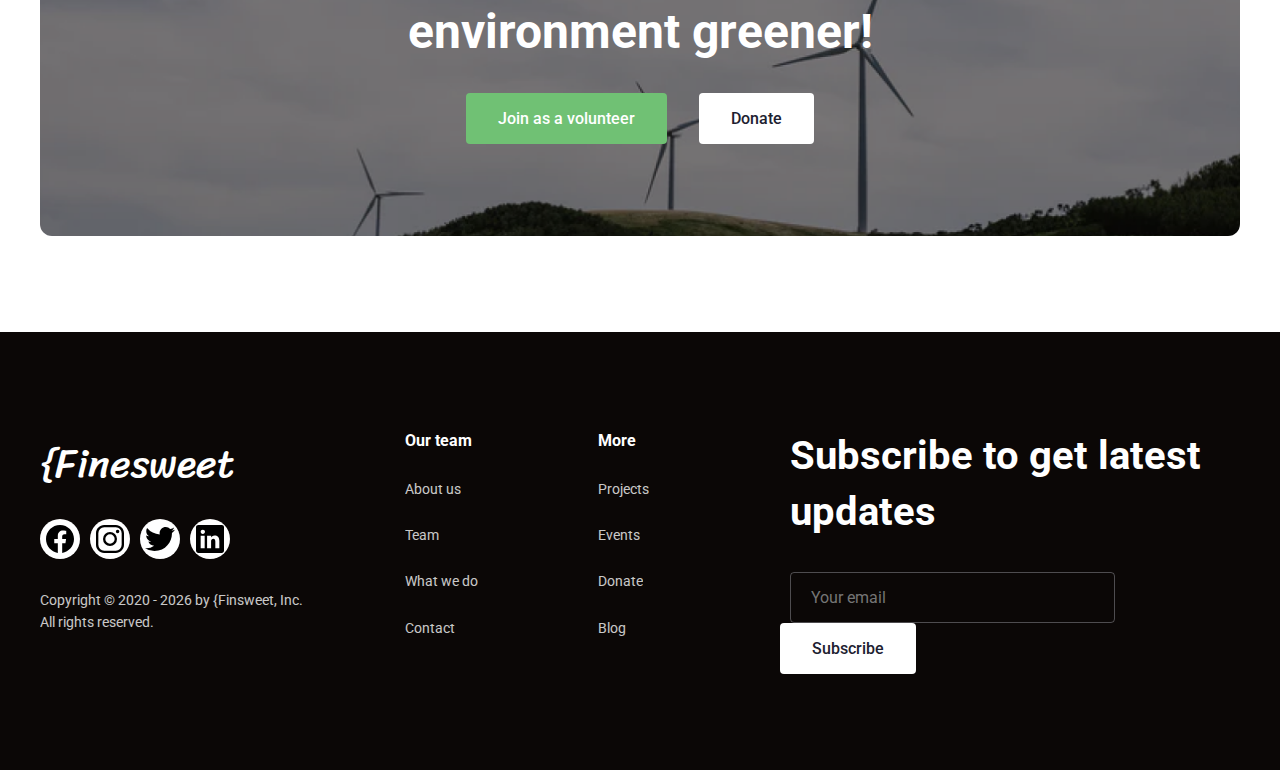
<file: donate-page.html>
<!DOCTYPE html><html lang="en"><head><meta charset="UTF-8"><meta http-equiv="X-UA-Compatible" content="IE=edge"><meta name="viewport" content="width=device-width,initial-scale=1"><link rel="preconnect" href="https://fonts.googleapis.com"><link rel="preconnect" href="https://fonts.gstatic.com" crossorigin><link href="https://fonts.googleapis.com/css2?family=Roboto:wght@400;500;700&family=Sriracha&display=swap" rel="stylesheet"><link rel="shortcut icon" type="image/x-icon" href="img/favicon.ico"><link rel="stylesheet" href="css/style.min.css"><title>{Finsweet - Donate</title></head><body><header class="header header_lg"><div class="container header__container"><a href="#" class="logo">{Finsweet</a><nav class="nav"><ul class="nav__list"><li><a href="index.html" class="nav__list-item nav__list-item_active">Home</a></li><li><a href="about-us-page.html" class="nav__list-item">About Us</a></li><li><a href="what-we-do-page.html" class="nav__list-item">What We Do</a></li><li><a href="media-page.html" class="nav__list-item">Media</a></li><li><a href="contact-us-page.html" class="nav__list-item">Contact</a></li><li><a href="donate-page.html" class="btn btn_black btn_small">Donate</a></li></ul></nav><button class="burger"><span></span></button></div></header><main><section class="donate"><div class="container donate__container"><div class="donate__header"><h3 class="subtitle">donate</h3><h2 class="title">Making a donation for Nature.</h2><p class="text donate__text">When you donate, you're supporting effective solutions to big environmental challenges—an investment in the future of our planet.</p><button class="btn btn-donate">Donate now</button></div><img src="img/donate.jpg" alt="donate" class="donate__photo"></div></section><section class="how"><div class="container"><div class="how__wrapper"><div class="how__header"><h2 class="title">How you can contribute to protect Earth</h2><p class="text how__text">Lorem ipsum dolor sit amet, consectetur adipiscing elit. Suspendisse varius enim in eros elementum tristique. Duis cursus, mi quis viverra ornare, eros dolor interdum nulla, ut commodo diam libero vitae erat. Aenean faucibus nibh et justo cursus id rutrum lorem imperdiet. Nunc ut sem vitae risus tristique posuere.</p></div><div class="tabs"><div class="tabs__nav"><button class="tabs__nav-btn active" type="button" data-tab="#tab_1">Overview</button> <button class="tabs__nav-btn" type="button" data-tab="#tab_2">Impact</button> <button class="tabs__nav-btn" type="button" data-tab="#tab_3">What You get</button></div><div class="tabs__content"><div class="tabs__item active" id="tab_1"><p class="text">Lorem ipsum dolor sit amet, consectetur adipiscing elit. Suspendisse varius enim in eros elementum tristique. Duis cursus, mi quis viverra ornare, eros dolor interdum nulla, ut commodo diam libero vitae erat. Aenean faucibus nibh et justo cursus id rutrum lorem imperdiet. Nunc ut sem vitae risus tristique posuere.</p></div><div class="tabs__item" id="tab_2"><p class="text">Lorem ipsum dolor sit amet, consectetur adipiscing elit. Suspendisse varius enim in eros elementum tristique. Duis cursus, mi quis viverra ornare, eros dolor interdum nulla, ut commodo diam libero vitae erat. Aenean faucibus nibh et justo cursus id rutrum lorem imperdiet. Nunc ut sem vitae risus tristique posuere.Lorem ipsum dolor sit amet, consectetur adipiscing elit. Suspendisse varius enim in eros elementum tristique. Duis cursus, mi quis viverra ornare, eros dolor interdum nulla, ut commodo diam libero vitae erat. Aenean faucibus nibh et justo cursus id rutrum lorem imperdiet. Nunc ut sem vitae risus tristique posuere.</p></div><div class="tabs__item" id="tab_3"><p class="text">Lorem ipsum dolor sit amet, consectetur adipiscing elit. Suspendisse varius enim in eros elementum tristique. Duis cursus, mi quis viverra ornare, eros dolor interdum nulla, ut commodo diam libero vitae erat. Aenean faucibus nibh et justo cursus id rutrum lorem imperdiet.<br><br>Nunc ut sem vitae risus tristique posuere.</p></div></div></div></div></div></section><section class="usage"><div class="container usage__container"><h2 class="title usage__title">How we use your donation</h2><p class="text">Lorem ipsum dolor sit amet, consectetur adipiscing elit. Suspendisse varius enim in eros elementum tristique. Duis cursus, mi quis viverra ornare, eros dolor interdum nulla, ut commodo diam libero vitae erat. Nunc ut sem vitae risus tristique posuere.</p><p class="text">Aenean faucibus nibh et justo cursus id rutrum lorem imperdiet. Nunc ut sem vitae risus tristique posuere. Aenean faucibus nibh et justo cursus id rutrum lorem imperdiet.</p></div></section><section class="cta"><div class="container"><div class="cta__wrapper"><h2 class="title title_white">You can contribute to make the environment greener!</h2><div class="cta__buttons"><button class="btn popup-btn" data-popup="#popup_1" data-popup-menu="#popup_menu_1">Join as a volunteer</button> <button class="btn btn_white popup-btn" data-popup="#popup_2" data-popup-menu="#popup_menu_2">Donate</button></div></div></div></section><div class="popup" id="popup_1"><div class="popup__menu" id="popup_menu_1"><div class="popup__title">Join as a volunteer</div><div class="popup__subtitle">Lorem ipsum dolor sit amet, consectetur adipiscing elit. Suspen varius enim in eros elementum tristique.</div><button class="popup__close" data-popup="#popup_1" data-popup-menu="#popup_menu_1"><img src="img/X.svg" alt="x"></button><form action="contact" class="popup__form"><div class="popup__form-first-name"><label for="first-name">First Name</label> <input type="text" placeholder="John" id="first-name" required></div><div class="popup__form-last-name"><label for="last-name">Last Name</label> <input type="text" placeholder="Smith" id="last-name" required></div><div class="popup__form-email"><label for="email">Email id</label> <input type="email" placeholder="me@example.com" id="email" required></div><div class="popup__form-message"><label for="message">Message</label> <input type="text" placeholder="Type your Message" id="message" required></div><button class="btn popup__form-send">Send message</button></form></div></div><div class="popup" id="popup_2"><div class="popup__menu" id="popup_menu_2"><div class="popup__title">DONATE</div><div class="popup__subtitle">Lorem ipsum dolor sit amet, consectetur adipiscing elit. Suspen varius enim in eros elementum tristique.</div><button class="popup__close" data-popup="#popup_2" data-popup-menu="#popup_menu_2"><img src="img/X.svg" alt="x"></button><ul class="popup__donation"><li><a href="#" class="popup__donation-link"><img src="img/popup_section/card-outline.svg" alt="cash"></a></li><li><a href="#" class="popup__donation-link"><img src="img/popup_section/cash-outline.svg" alt="cash"></a></li><li><a href="#" class="popup__donation-link"><img src="img/popup_section/wallet-outline.svg" alt="cash"></a></li><li><a href="#" class="popup__donation-link"><img src="img/popup_section/id-card-outline.svg" alt="cash"></a></li><li><a href="#" class="popup__donation-link"><img src="img/popup_section/hand-right-outline.svg" alt="cash"></a></li></ul></div></div></main><footer class="footer"><div class="container footer__container"><div class="footer__logo-col"><a href="#" class="logo logo_white footer__logo">{Finesweet</a><ul class="footer__social-links"><li><a href="#" class="footer__social-link"><img src="img/social/logo-facebook.svg" alt="social-logo"></a></li><li><a href="#" class="footer__social-link"><img src="img/social/logo-instagram.svg" alt="social-logo"></a></li><li><a href="#" class="footer__social-link"><img src="img/social/logo-twitter.svg" alt="social-logo"></a></li><li><a href="#" class="footer__social-link"><img src="img/social/logo-linkedin.svg" alt="social-logo"></a></li></ul><p class="copyright">Copyright © 2020 - <span class="year">2023</span> by {Finsweet, Inc.<br>All rights reserved.</p></div><nav class="footer__nav"><h2 class="footer__subtitle">Our team</h2><ul class="footer__nav-list"><li><a href="about-us-page.html" class="footer__link">About us</a></li><li><a href="about-us-page.html#team" class="footer__link">Team</a></li><li><a href="what-we-do-page.html" class="footer__link">What we do</a></li><li><a href="contact-us-page.html" class="footer__link">Contact</a></li></ul></nav><nav class="footer__nav footer__nav-col2"><h2 class="footer__subtitle">More</h2><ul class="footer__nav-list"><li><a href="project-page.html" class="footer__link">Projects</a></li><li><a href="events-page.html" class="footer__link">Events</a></li><li><a href="donate-page.html" class="footer__link">Donate</a></li><li><a href="blog-page.html" class="footer__link">Blog</a></li></ul></nav><div class="footer__form-wrapper"><h2 class="footer__form-subtitle">Subscribe to get latest updates</h2><form action="" class="footer__form"><input type="email" placeholder="Your email" class="footer__input" required> <button class="btn btn_white">Subscribe</button></form></div></div></footer><script src="js/main.min.js"></script></body></html>
</file>
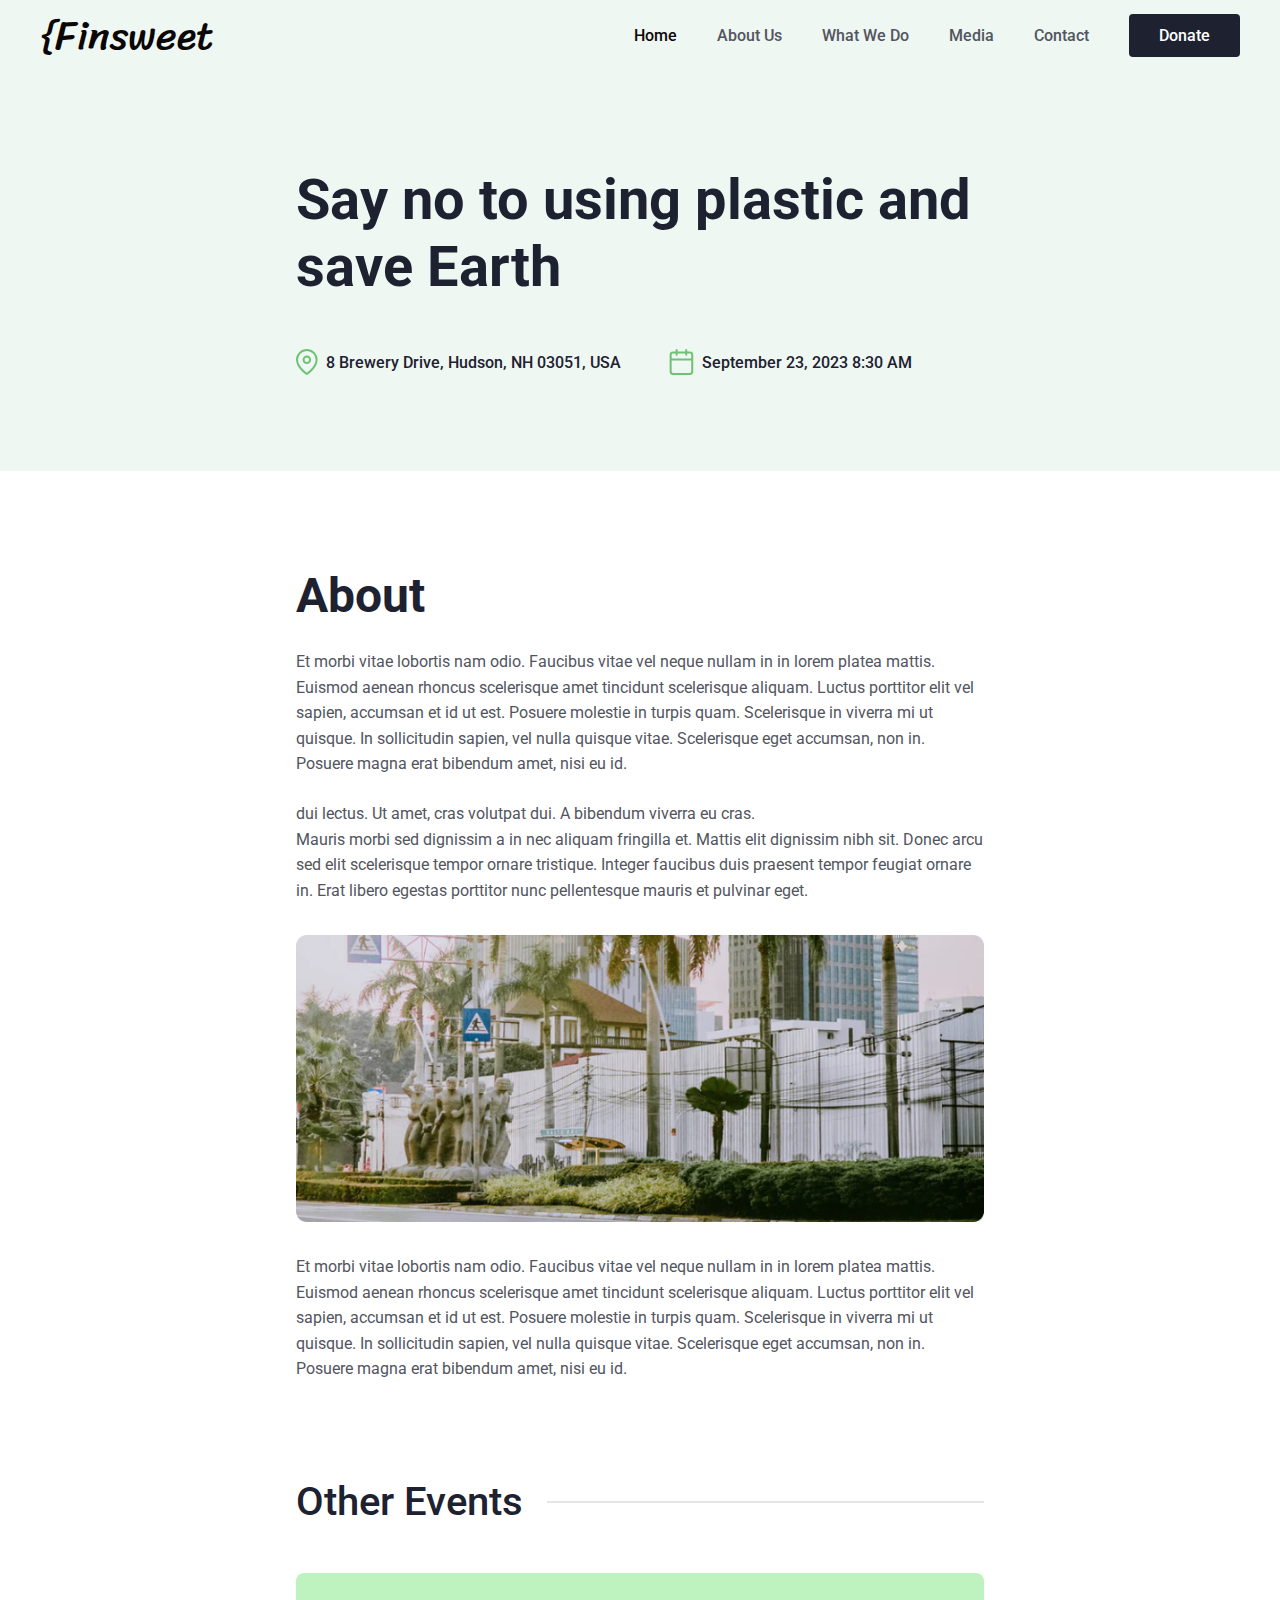
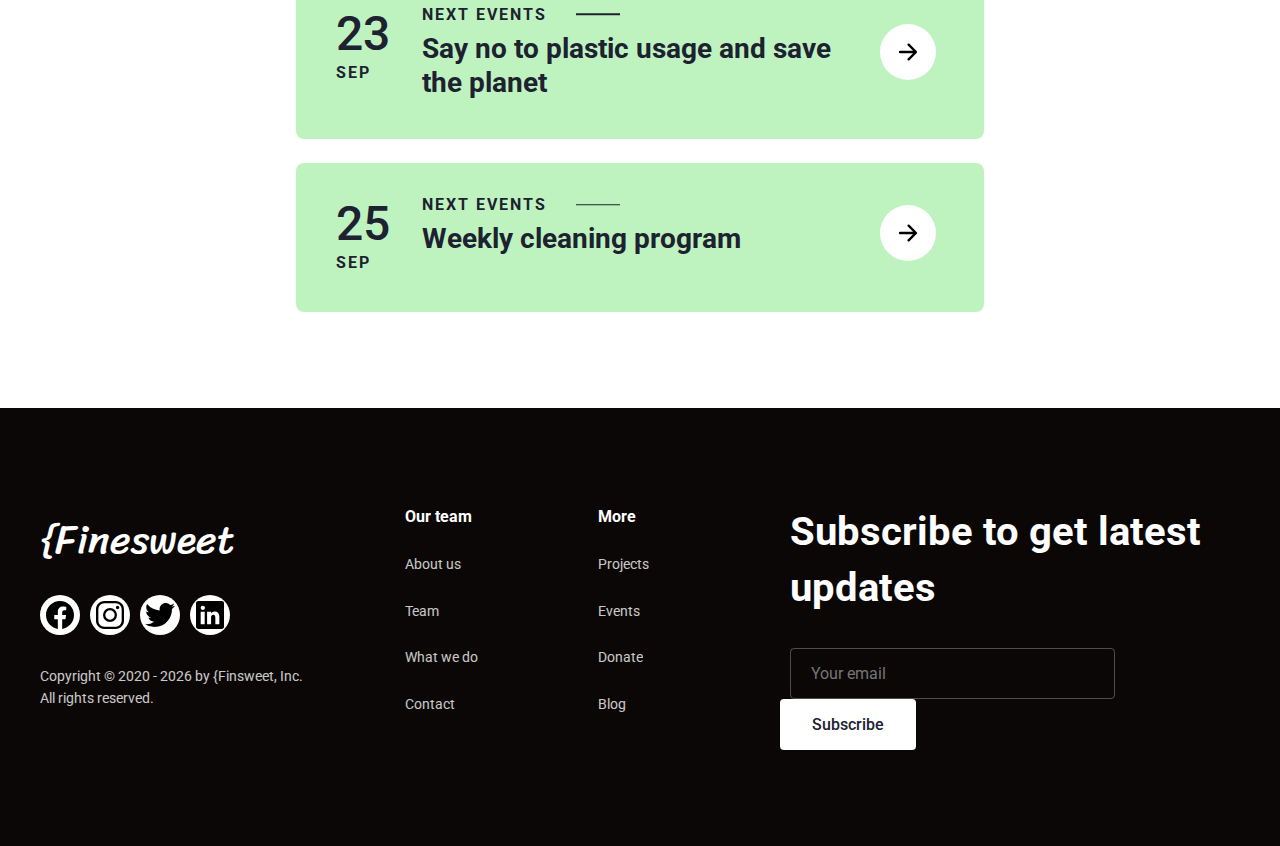
<file: events-page.html>
<!DOCTYPE html><html lang="en"><head><meta charset="UTF-8"><meta http-equiv="X-UA-Compatible" content="IE=edge"><meta name="viewport" content="width=device-width,initial-scale=1"><link rel="preconnect" href="https://fonts.googleapis.com"><link rel="preconnect" href="https://fonts.gstatic.com" crossorigin><link href="https://fonts.googleapis.com/css2?family=Roboto:wght@400;500;700&family=Sriracha&display=swap" rel="stylesheet"><link rel="shortcut icon" type="image/x-icon" href="img/favicon.ico"><link rel="stylesheet" href="css/style.min.css"><title>{Finsweet - Events</title></head><body><header class="header header_lg"><div class="container header__container"><a href="#" class="logo">{Finsweet</a><nav class="nav"><ul class="nav__list"><li><a href="index.html" class="nav__list-item nav__list-item_active">Home</a></li><li><a href="about-us-page.html" class="nav__list-item">About Us</a></li><li><a href="what-we-do-page.html" class="nav__list-item">What We Do</a></li><li><a href="media-page.html" class="nav__list-item">Media</a></li><li><a href="contact-us-page.html" class="nav__list-item">Contact</a></li><li><a href="donate-page.html" class="btn btn_black btn_small">Donate</a></li></ul></nav><button class="burger"><span></span></button></div></header><main><section class="say"><div class="container say__container"><h2 class="title title_big">Say no to using plastic and save Earth</h2><div class="say__info"><div class="say__address"><img src="img/events_page/Icon_address.svg" alt="logo" class="say__logo"><div class="say__detail">8 Brewery Drive, Hudson, NH 03051, USA</div></div><div class="say__date"><img src="img/events_page/Icon_date.svg" alt="logo" class="say__logo"><div class="say__detail">September 23, 2023 8:30 AM</div></div></div></div></section><section class="descr"><div class="container descr__container"><h2 class="title">About</h2><p class="text descr__text">Et morbi vitae lobortis nam odio. Faucibus vitae vel neque nullam in in lorem platea mattis. Euismod aenean rhoncus scelerisque amet tincidunt scelerisque aliquam. Luctus porttitor elit vel sapien, accumsan et id ut est. Posuere molestie in turpis quam. Scelerisque in viverra mi ut quisque. In sollicitudin sapien, vel nulla quisque vitae. Scelerisque eget accumsan, non in. Posuere magna erat bibendum amet, nisi eu id.</p><p class="text descr__text">dui lectus. Ut amet, cras volutpat dui. A bibendum viverra eu cras.<br>Mauris morbi sed dignissim a in nec aliquam fringilla et. Mattis elit dignissim nibh sit. Donec arcu sed elit scelerisque tempor ornare tristique. Integer faucibus duis praesent tempor feugiat ornare in. Erat libero egestas porttitor nunc pellentesque mauris et pulvinar eget.</p><img src="img/events_page/events-page-BG.jpg" alt="street" class="descr__photo"><p class="text descr__text">Et morbi vitae lobortis nam odio. Faucibus vitae vel neque nullam in in lorem platea mattis. Euismod aenean rhoncus scelerisque amet tincidunt scelerisque aliquam. Luctus porttitor elit vel sapien, accumsan et id ut est. Posuere molestie in turpis quam. Scelerisque in viverra mi ut quisque. In sollicitudin sapien, vel nulla quisque vitae. Scelerisque eget accumsan, non in. Posuere magna erat bibendum amet, nisi eu id.</p></div></section><section class="events"><div class="container events__container"><h2 class="title-wdivider">Other Events</h2><div class="events__wrapper events__wrapper_col1"><div class="event"><div class="event__date"><div class="event__day">23</div><div class="subtitle subtitle-nonedivider event__subtitle">sep</div></div><div class="event__descr"><h3 class="subtitle event__subtitle">Next Events</h3><h2 class="event__title">Say no to plastic usage and save the planet</h2></div><a href="#" class="btn btn_white event__btn" target="_blank"><img src="img/main_page/arrow-forward-outline.svg" alt="arrow" class="arrow"></a></div><div class="event"><div class="event__date"><div class="event__day">25</div><div class="subtitle subtitle-nonedivider event__subtitle">sep</div></div><div class="event__descr"><h3 class="subtitle event__subtitle">Next Events</h3><h2 class="event__title">Weekly cleaning program</h2></div><a href="#" class="btn btn_white event__btn" target="_blank"><img src="img/main_page/arrow-forward-outline.svg" alt="arrow" class="arrow"></a></div></div></div></section></main><footer class="footer"><div class="container footer__container"><div class="footer__logo-col"><a href="#" class="logo logo_white footer__logo">{Finesweet</a><ul class="footer__social-links"><li><a href="#" class="footer__social-link"><img src="img/social/logo-facebook.svg" alt="social-logo"></a></li><li><a href="#" class="footer__social-link"><img src="img/social/logo-instagram.svg" alt="social-logo"></a></li><li><a href="#" class="footer__social-link"><img src="img/social/logo-twitter.svg" alt="social-logo"></a></li><li><a href="#" class="footer__social-link"><img src="img/social/logo-linkedin.svg" alt="social-logo"></a></li></ul><p class="copyright">Copyright © 2020 - <span class="year">2023</span> by {Finsweet, Inc.<br>All rights reserved.</p></div><nav class="footer__nav"><h2 class="footer__subtitle">Our team</h2><ul class="footer__nav-list"><li><a href="about-us-page.html" class="footer__link">About us</a></li><li><a href="about-us-page.html#team" class="footer__link">Team</a></li><li><a href="what-we-do-page.html" class="footer__link">What we do</a></li><li><a href="contact-us-page.html" class="footer__link">Contact</a></li></ul></nav><nav class="footer__nav footer__nav-col2"><h2 class="footer__subtitle">More</h2><ul class="footer__nav-list"><li><a href="project-page.html" class="footer__link">Projects</a></li><li><a href="events-page.html" class="footer__link">Events</a></li><li><a href="donate-page.html" class="footer__link">Donate</a></li><li><a href="blog-page.html" class="footer__link">Blog</a></li></ul></nav><div class="footer__form-wrapper"><h2 class="footer__form-subtitle">Subscribe to get latest updates</h2><form action="" class="footer__form"><input type="email" placeholder="Your email" class="footer__input" required> <button class="btn btn_white">Subscribe</button></form></div></div></footer><script src="js/main.min.js"></script></body></html>
</file>
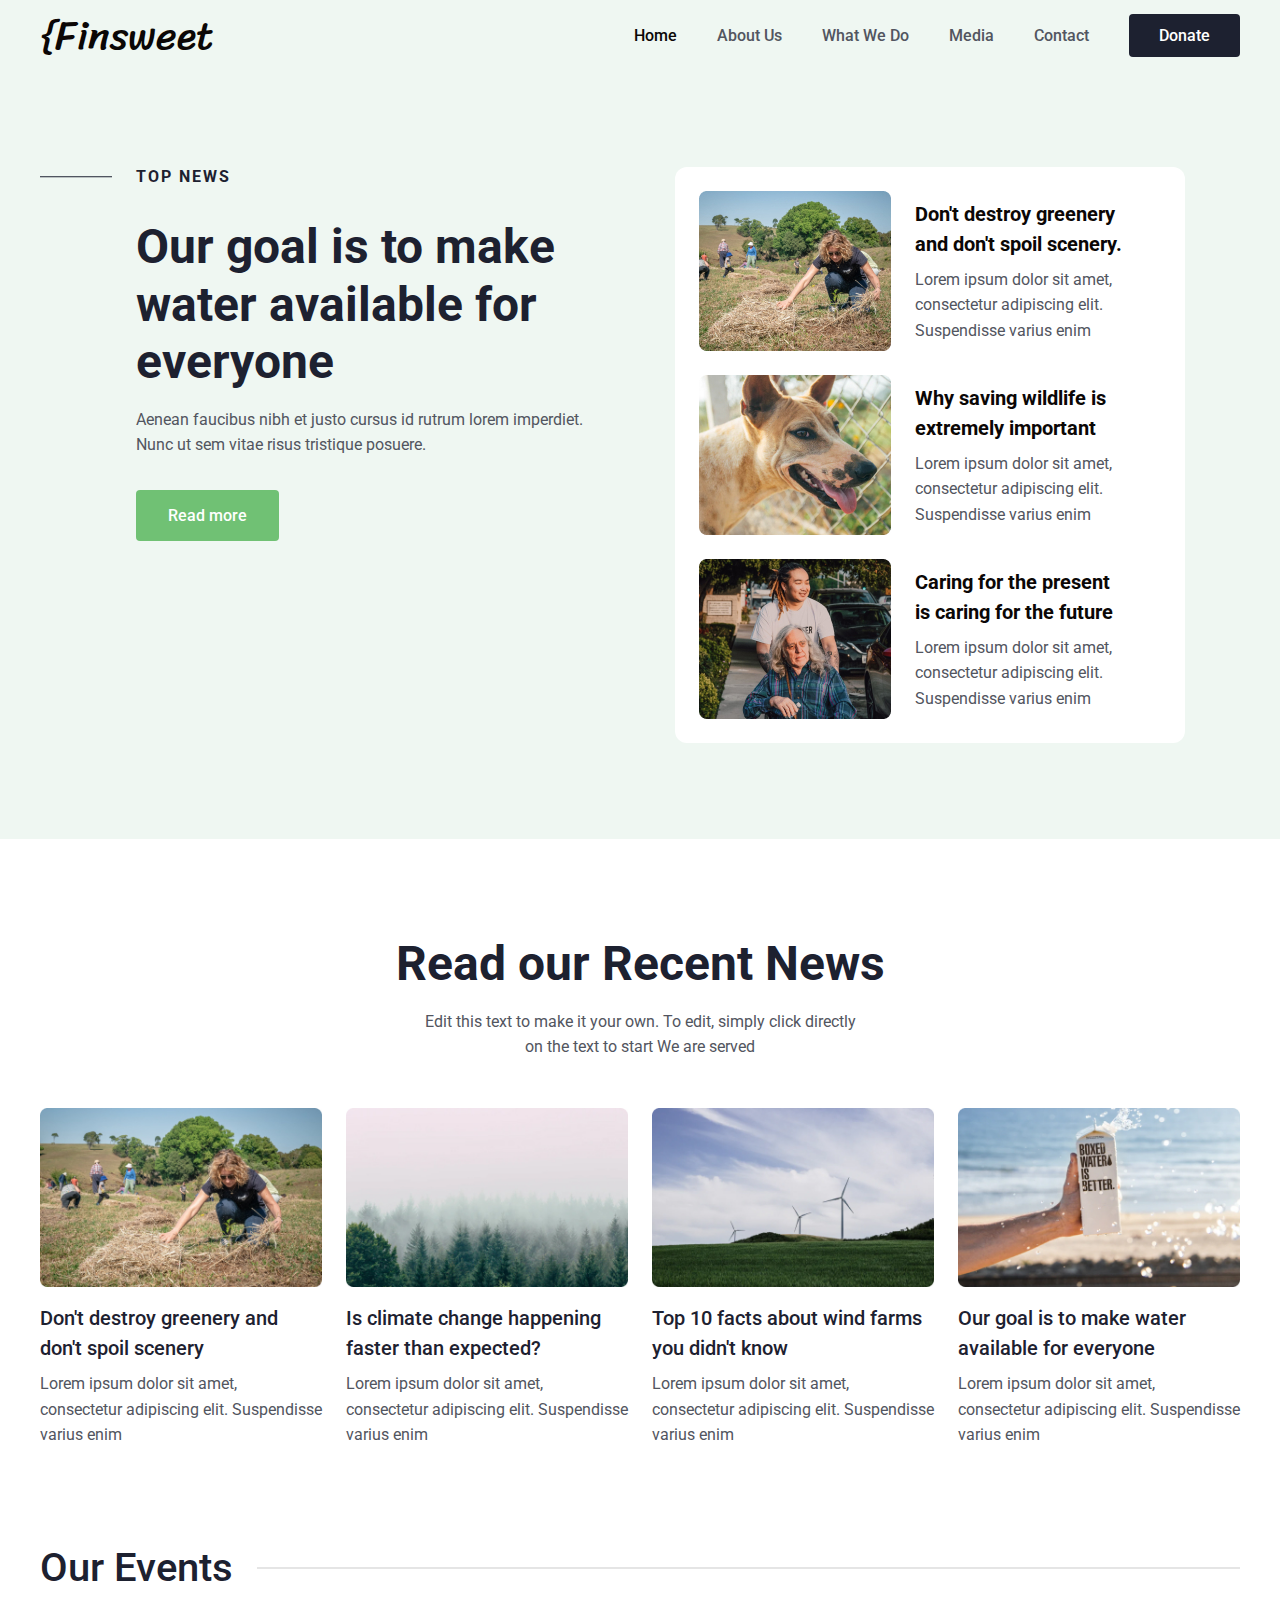
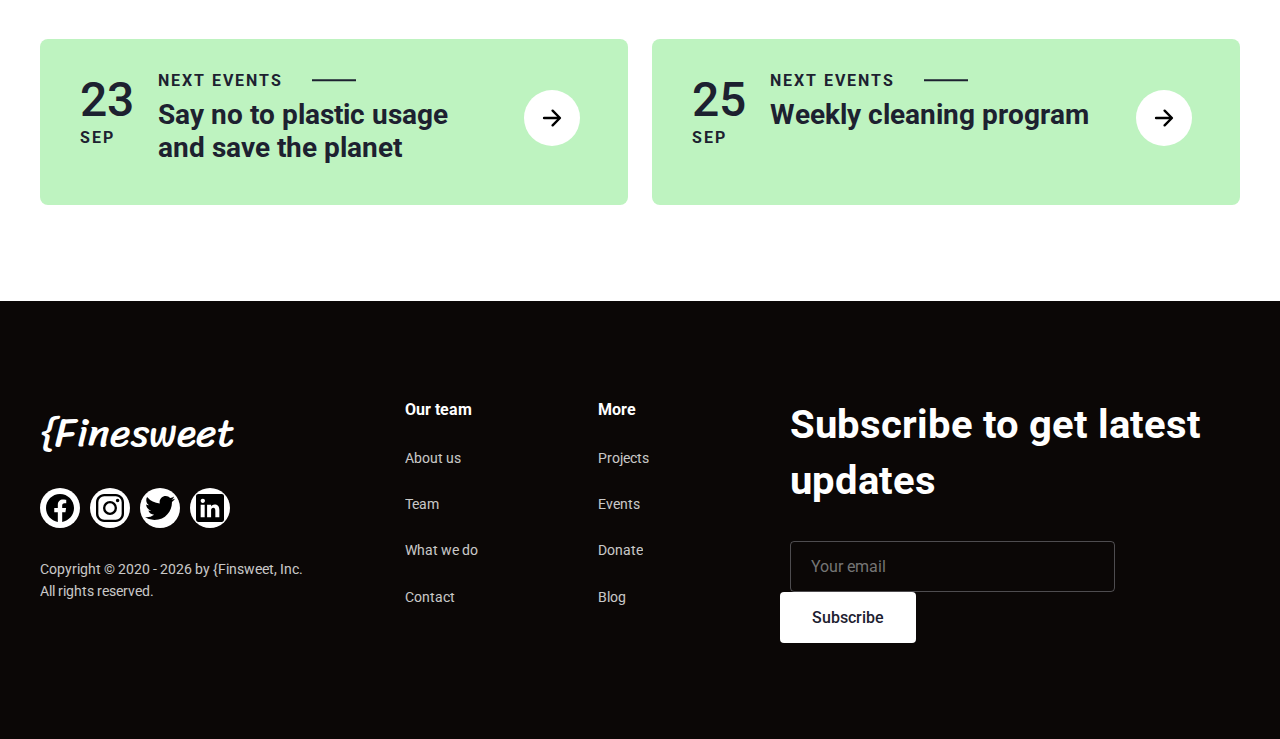
<file: media-page.html>
<!DOCTYPE html><html lang="en"><head><meta charset="UTF-8"><meta http-equiv="X-UA-Compatible" content="IE=edge"><meta name="viewport" content="width=device-width,initial-scale=1"><link rel="preconnect" href="https://fonts.googleapis.com"><link rel="preconnect" href="https://fonts.gstatic.com" crossorigin><link href="https://fonts.googleapis.com/css2?family=Roboto:wght@400;500;700&family=Sriracha&display=swap" rel="stylesheet"><link rel="shortcut icon" type="image/x-icon" href="img/favicon.ico"><link rel="stylesheet" href="css/style.min.css"><title>{Finsweet - Media</title></head><body><header class="header header_lg"><div class="container header__container"><a href="#" class="logo">{Finsweet</a><nav class="nav"><ul class="nav__list"><li><a href="index.html" class="nav__list-item nav__list-item_active">Home</a></li><li><a href="about-us-page.html" class="nav__list-item">About Us</a></li><li><a href="what-we-do-page.html" class="nav__list-item">What We Do</a></li><li><a href="media-page.html" class="nav__list-item">Media</a></li><li><a href="contact-us-page.html" class="nav__list-item">Contact</a></li><li><a href="donate-page.html" class="btn btn_black btn_small">Donate</a></li></ul></nav><button class="burger"><span></span></button></div></header><main><section class="top-news"><div class="container top-news__container"><div class="top-news__header"><h3 class="subtitle">top news</h3><h2 class="title">Our goal is to make water available for everyone</h2><p class="text top-news__text">Aenean faucibus nibh et justo cursus id rutrum lorem imperdiet. Nunc ut sem vitae risus tristique posuere.</p><a href="#" class="btn">Read more</a></div><ul class="side-list"><li><img src="img/main_page/news/Imagegrass.jpg" alt="news-photo" class="side-list__img"> <a href="#" class="side-list__link" target="_blank"><h2 class="side-list__title">Don't destroy greenery and don't spoil scenery.</h2><p class="text side-list__text">Lorem ipsum dolor sit amet, consectetur adipiscing elit. Suspendisse varius enim</p></a></li><li><img src="img/main_page/news/Imagedog.jpg" alt="news-photo" class="side-list__img"> <a href="#" class="side-list__link" target="_blank"><h2 class="side-list__title">Why saving wildlife is extremely important</h2><p class="text side-list__text">Lorem ipsum dolor sit amet, consectetur adipiscing elit. Suspendisse varius enim</p></a></li><li><img src="img/main_page/news/Imageold.jpg" alt="news-photo" class="side-list__img"> <a href="#" class="side-list__link" target="_blank"><h2 class="side-list__title">Caring for the present is caring for the future</h2><p class="text side-list__text">Lorem ipsum dolor sit amet, consectetur adipiscing elit. Suspendisse varius enim</p></a></li></ul></div></section><section class="news news_pt"><div class="container"><h2 class="title tac">Read our Recent News</h2><div class="text news__text">Edit this text to make it your own. To edit, simply click directly on the text to start We are served</div><div class="news__wrapper"><a href="#" class="news__link" target="_blank"><div class="news__content"><img src="img/main_page/news/Thumbnail.jpg" alt="news-photo" class="news__content-img"><h3 class="news__content-subtitle">Don't destroy greenery and don't spoil scenery</h3><p class="text">Lorem ipsum dolor sit amet, consectetur adipiscing elit. Suspendisse varius enim</p></div></a><a href="#" class="news__link" target="_blank"><div class="news__content"><img src="img/main_page/news/Thumbnail2.jpg" alt="news-photo" class="news__content-img"><h3 class="news__content-subtitle">Is climate change happening faster than expected?</h3><p class="text">Lorem ipsum dolor sit amet, consectetur adipiscing elit. Suspendisse varius enim</p></div></a><a href="#" class="news__link" target="_blank"><div class="news__content"><img src="img/main_page/news/Thumbnail3.jpg" alt="news-photo" class="news__content-img"><h3 class="news__content-subtitle">Top 10 facts about wind farms you didn't know</h3><p class="text">Lorem ipsum dolor sit amet, consectetur adipiscing elit. Suspendisse varius enim</p></div></a><a href="#" class="news__link" target="_blank"><div class="news__content"><img src="img/main_page/news/Thumbnail4.jpg" alt="news-photo" class="news__content-img"><h3 class="news__content-subtitle">Our goal is to make water available for everyone</h3><p class="text">Lorem ipsum dolor sit amet, consectetur adipiscing elit. Suspendisse varius enim</p></div></a></div></div></section><section class="events"><div class="container"><h2 class="title-wdivider">Our Events</h2><div class="events__wrapper"><div class="event"><div class="event__date"><div class="event__day">23</div><div class="subtitle subtitle-nonedivider event__subtitle">sep</div></div><div class="event__descr"><h3 class="subtitle event__subtitle">Next Events</h3><h2 class="event__title">Say no to plastic usage and save the planet</h2></div><a href="events-page.html" class="btn btn_white event__btn" target="_blank"><img src="img/main_page/arrow-forward-outline.svg" alt="arrow" class="arrow"></a></div><div class="event"><div class="event__date"><div class="event__day">25</div><div class="subtitle subtitle-nonedivider event__subtitle">sep</div></div><div class="event__descr"><h3 class="subtitle event__subtitle">Next Events</h3><h2 class="event__title">Weekly cleaning program</h2></div><a href="events-page.html" class="btn btn_white event__btn" target="_blank"><img src="img/main_page/arrow-forward-outline.svg" alt="arrow" class="arrow"></a></div></div></div></section></main><footer class="footer"><div class="container footer__container"><div class="footer__logo-col"><a href="#" class="logo logo_white footer__logo">{Finesweet</a><ul class="footer__social-links"><li><a href="#" class="footer__social-link"><img src="img/social/logo-facebook.svg" alt="social-logo"></a></li><li><a href="#" class="footer__social-link"><img src="img/social/logo-instagram.svg" alt="social-logo"></a></li><li><a href="#" class="footer__social-link"><img src="img/social/logo-twitter.svg" alt="social-logo"></a></li><li><a href="#" class="footer__social-link"><img src="img/social/logo-linkedin.svg" alt="social-logo"></a></li></ul><p class="copyright">Copyright © 2020 - <span class="year">2023</span> by {Finsweet, Inc.<br>All rights reserved.</p></div><nav class="footer__nav"><h2 class="footer__subtitle">Our team</h2><ul class="footer__nav-list"><li><a href="about-us-page.html" class="footer__link">About us</a></li><li><a href="about-us-page.html#team" class="footer__link">Team</a></li><li><a href="what-we-do-page.html" class="footer__link">What we do</a></li><li><a href="contact-us-page.html" class="footer__link">Contact</a></li></ul></nav><nav class="footer__nav footer__nav-col2"><h2 class="footer__subtitle">More</h2><ul class="footer__nav-list"><li><a href="project-page.html" class="footer__link">Projects</a></li><li><a href="events-page.html" class="footer__link">Events</a></li><li><a href="donate-page.html" class="footer__link">Donate</a></li><li><a href="blog-page.html" class="footer__link">Blog</a></li></ul></nav><div class="footer__form-wrapper"><h2 class="footer__form-subtitle">Subscribe to get latest updates</h2><form action="" class="footer__form"><input type="email" placeholder="Your email" class="footer__input" required> <button class="btn btn_white">Subscribe</button></form></div></div></footer><script src="js/main.min.js"></script></body></html>
</file>
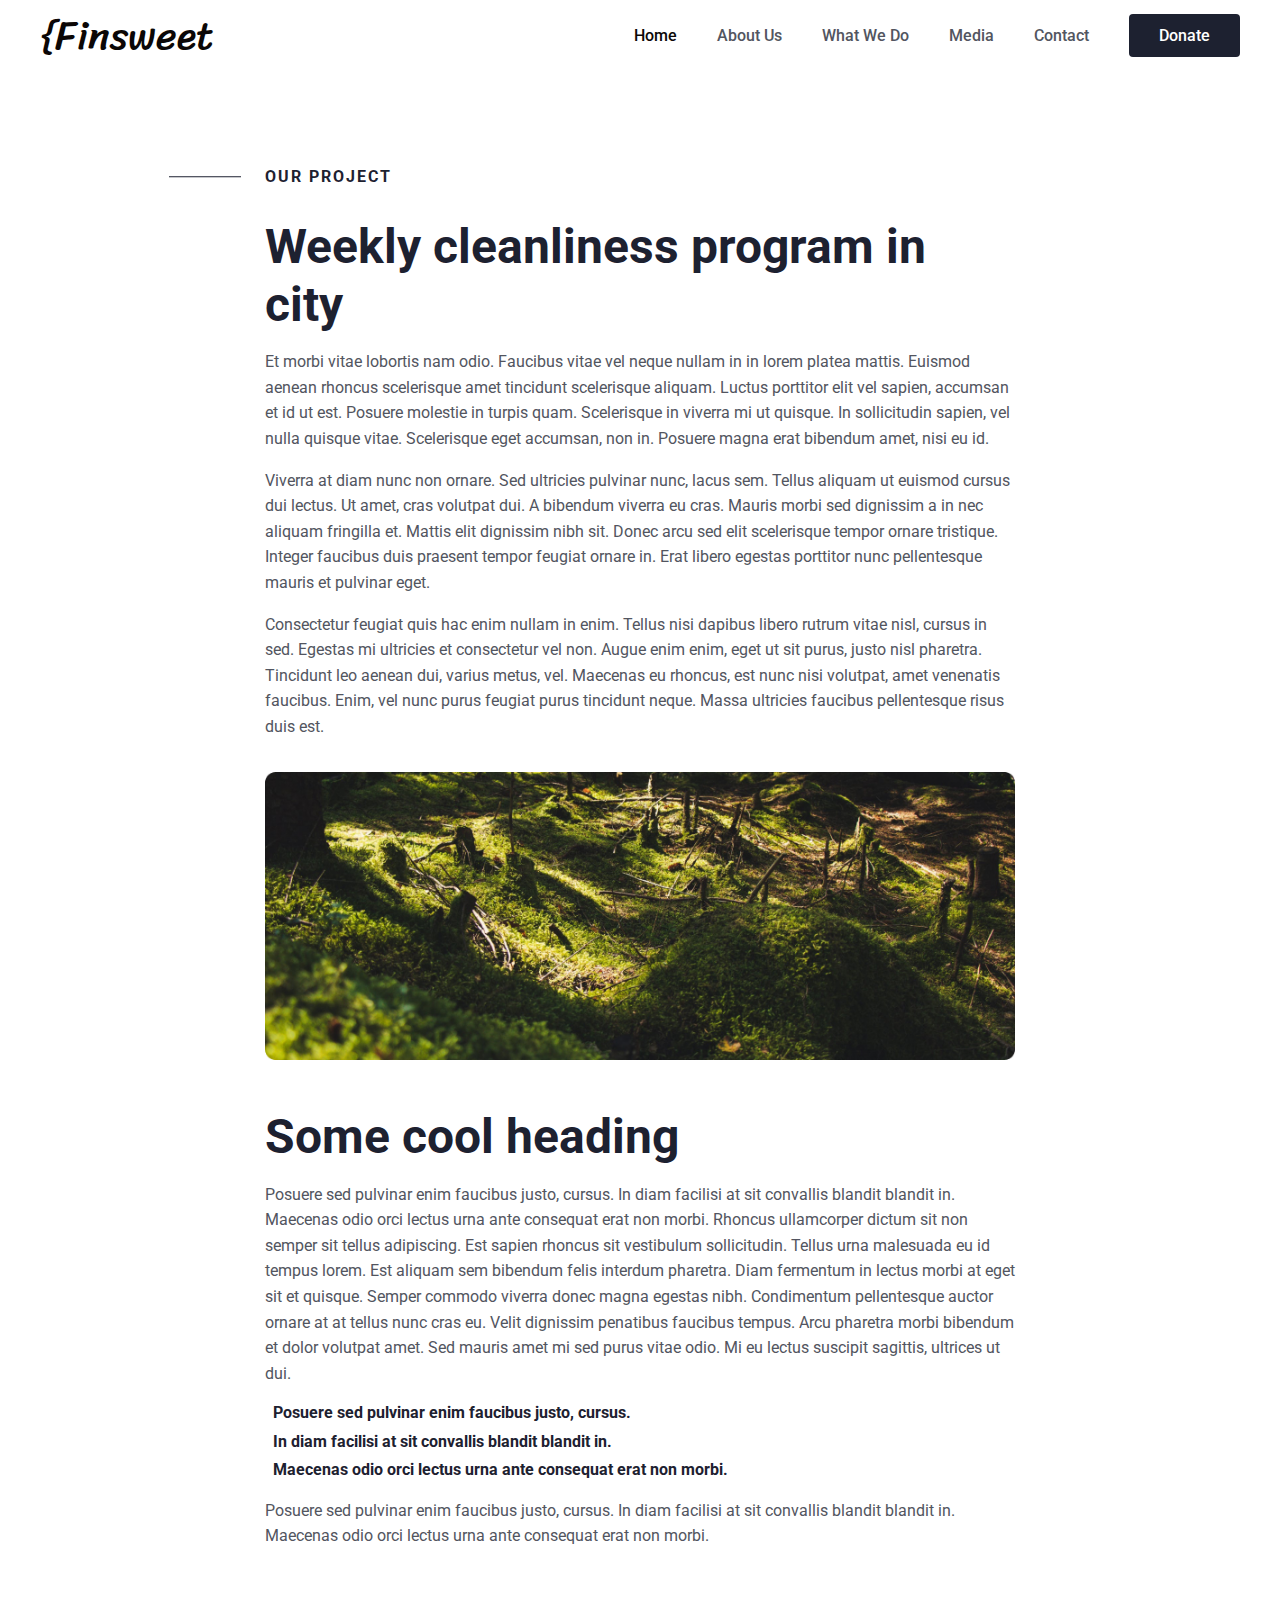
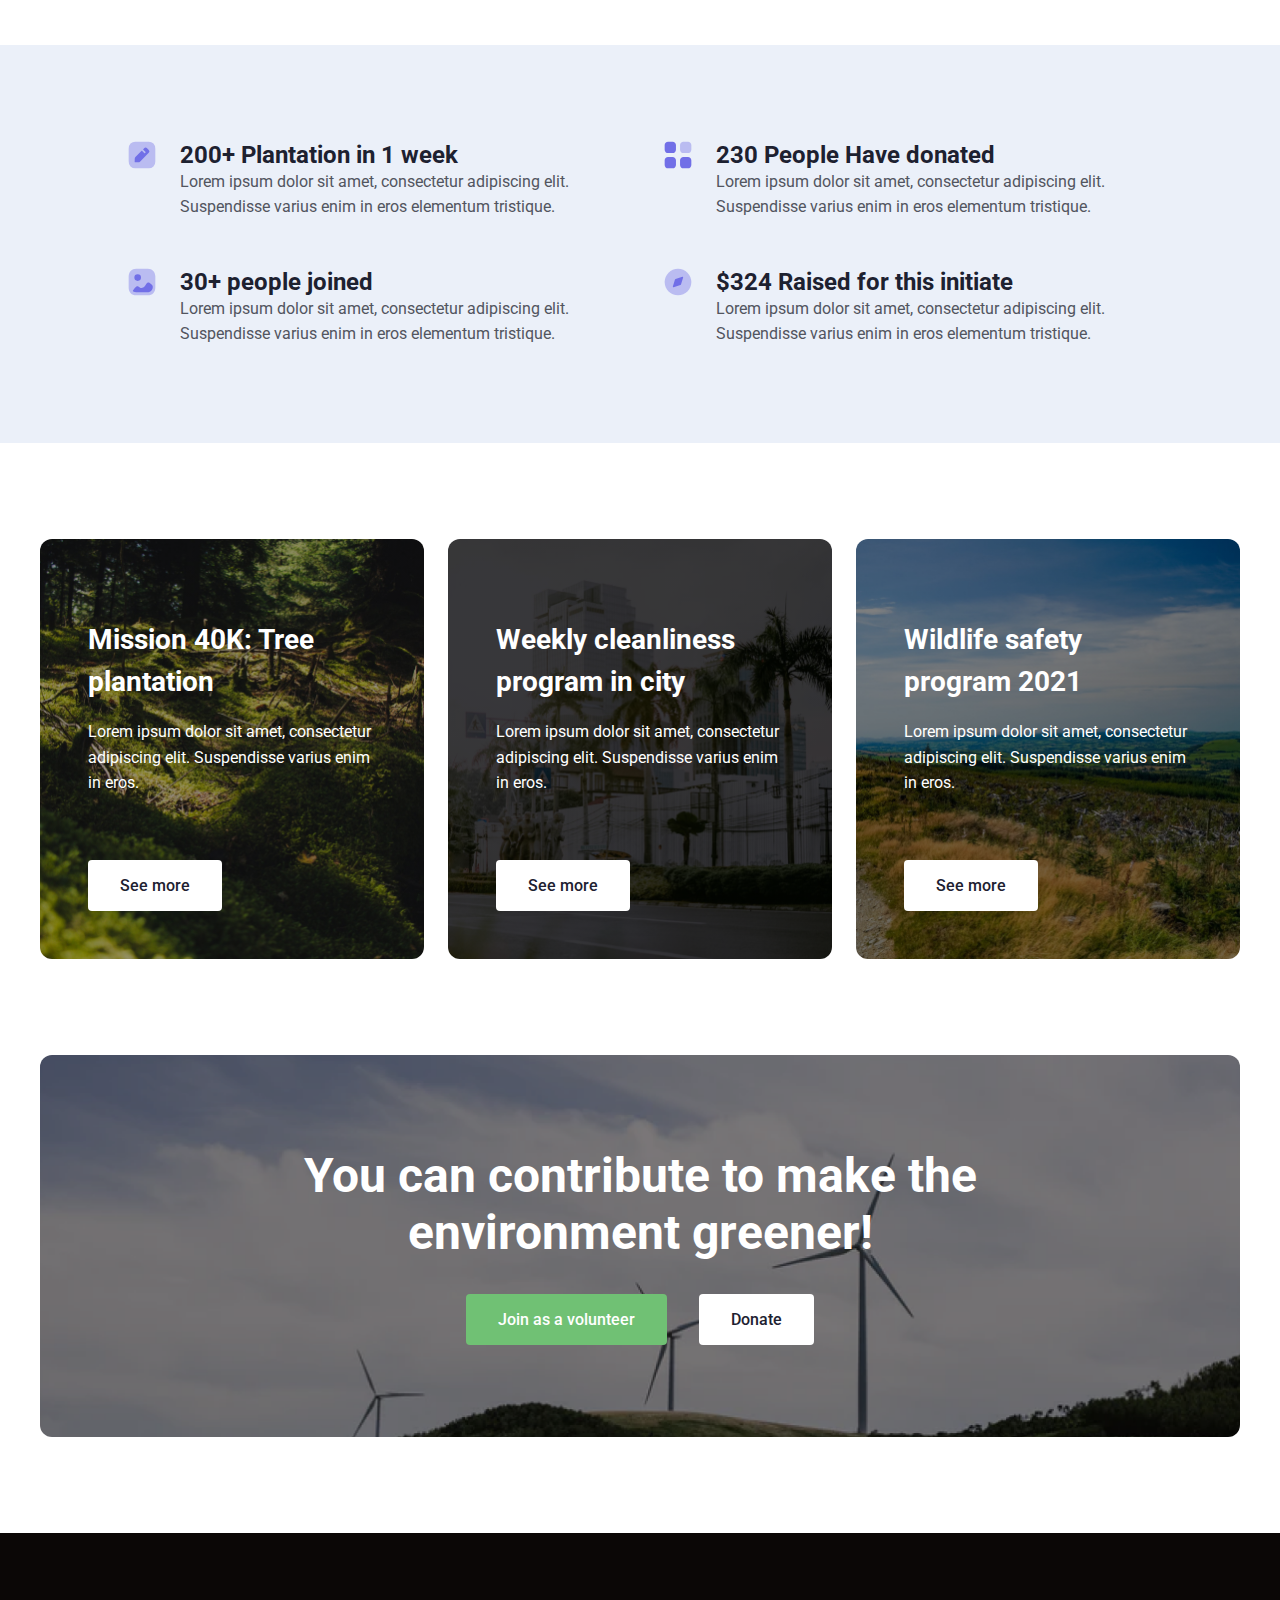
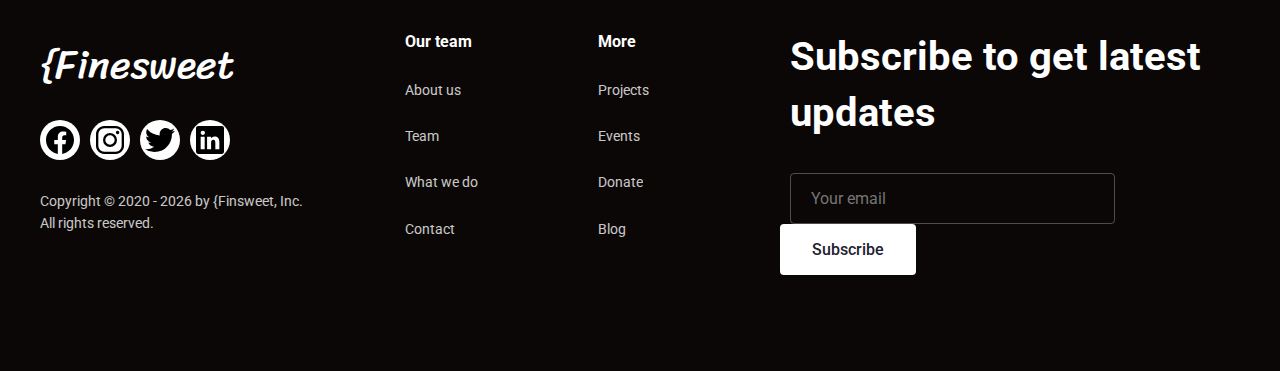
<file: project-page.html>
<!DOCTYPE html><html lang="en"><head><meta charset="UTF-8"><meta http-equiv="X-UA-Compatible" content="IE=edge"><meta name="viewport" content="width=device-width,initial-scale=1"><link rel="preconnect" href="https://fonts.googleapis.com"><link rel="preconnect" href="https://fonts.gstatic.com" crossorigin><link href="https://fonts.googleapis.com/css2?family=Roboto:wght@400;500;700&family=Sriracha&display=swap" rel="stylesheet"><link rel="shortcut icon" type="image/x-icon" href="img/favicon.ico"><link rel="stylesheet" href="css/style.min.css"><title>{Finsweet - Projects</title></head><body><header class="header"><div class="container header__container"><a href="#" class="logo">{Finsweet</a><nav class="nav"><ul class="nav__list"><li><a href="index.html" class="nav__list-item nav__list-item_active">Home</a></li><li><a href="about-us-page.html" class="nav__list-item">About Us</a></li><li><a href="what-we-do-page.html" class="nav__list-item">What We Do</a></li><li><a href="media-page.html" class="nav__list-item">Media</a></li><li><a href="contact-us-page.html" class="nav__list-item">Contact</a></li><li><a href="donate-page.html" class="btn btn_black btn_small">Donate</a></li></ul></nav><button class="burger"><span></span></button></div></header><main><section class="project"><div class="container project__container"><h3 class="subtitle">our project</h3><h2 class="title">Weekly cleanliness program in city</h2><p class="text project__text">Et morbi vitae lobortis nam odio. Faucibus vitae vel neque nullam in in lorem platea mattis. Euismod aenean rhoncus scelerisque amet tincidunt scelerisque aliquam. Luctus porttitor elit vel sapien, accumsan et id ut est. Posuere molestie in turpis quam. Scelerisque in viverra mi ut quisque. In sollicitudin sapien, vel nulla quisque vitae. Scelerisque eget accumsan, non in. Posuere magna erat bibendum amet, nisi eu id.</p><p class="text project__text">Viverra at diam nunc non ornare. Sed ultricies pulvinar nunc, lacus sem. Tellus aliquam ut euismod cursus dui lectus. Ut amet, cras volutpat dui. A bibendum viverra eu cras. Mauris morbi sed dignissim a in nec aliquam fringilla et. Mattis elit dignissim nibh sit. Donec arcu sed elit scelerisque tempor ornare tristique. Integer faucibus duis praesent tempor feugiat ornare in. Erat libero egestas porttitor nunc pellentesque mauris et pulvinar eget.</p><p class="text project__text">Consectetur feugiat quis hac enim nullam in enim. Tellus nisi dapibus libero rutrum vitae nisl, cursus in sed. Egestas mi ultricies et consectetur vel non. Augue enim enim, eget ut sit purus, justo nisl pharetra. Tincidunt leo aenean dui, varius metus, vel. Maecenas eu rhoncus, est nunc nisi volutpat, amet venenatis faucibus. Enim, vel nunc purus feugiat purus tincidunt neque. Massa ultricies faucibus pellentesque risus duis est.</p><img src="img/project_page/nature.jpg" alt="nature" class="project__photo"><h2 class="title">Some cool heading</h2><p class="text project__text">Posuere sed pulvinar enim faucibus justo, cursus. In diam facilisi at sit convallis blandit blandit in. Maecenas odio orci lectus urna ante consequat erat non morbi. Rhoncus ullamcorper dictum sit non semper sit tellus adipiscing. Est sapien rhoncus sit vestibulum sollicitudin. Tellus urna malesuada eu id tempus lorem. Est aliquam sem bibendum felis interdum pharetra. Diam fermentum in lectus morbi at eget sit et quisque. Semper commodo viverra donec magna egestas nibh. Condimentum pellentesque auctor ornare at at tellus nunc cras eu. Velit dignissim penatibus faucibus tempus. Arcu pharetra morbi bibendum et dolor volutpat amet. Sed mauris amet mi sed purus vitae odio. Mi eu lectus suscipit sagittis, ultrices ut dui.</p><ul class="project__list"><li class="project__list-item">Posuere sed pulvinar enim faucibus justo, cursus.</li><li class="project__list-item">In diam facilisi at sit convallis blandit blandit in.</li><li class="project__list-item">Maecenas odio orci lectus urna ante consequat erat non morbi.</li></ul><p class="text project__text">Posuere sed pulvinar enim faucibus justo, cursus. In diam facilisi at sit convallis blandit blandit in. Maecenas odio orci lectus urna ante consequat erat non morbi.</p></div></section><section class="features"><div class="container"><ul class="list features__list"><li class="list__item"><img src="img/project_page/Edit Square.svg" alt="small logo" class="list__item-img"><div class="list__item-content"><h4 class="list__item-subtitle">200+ Plantation in 1 week</h4><p class="text list__item-text">Lorem ipsum dolor sit amet, consectetur adipiscing elit. Suspendisse varius enim in eros elementum tristique.</p></div></li><li class="list__item"><img src="img/project_page/Category.svg" alt="small logo" class="list__item-img"><div class="list__item-content"><h4 class="list__item-subtitle">230 People Have donated</h4><p class="text list__item-text">Lorem ipsum dolor sit amet, consectetur adipiscing elit. Suspendisse varius enim in eros elementum tristique.</p></div></li><li class="list__item"><img src="img/project_page/Image.svg" alt="small logo" class="list__item-img"><div class="list__item-content"><h4 class="list__item-subtitle">30+ people joined</h4><p class="text list__item-text">Lorem ipsum dolor sit amet, consectetur adipiscing elit. Suspendisse varius enim in eros elementum tristique.</p></div></li><li class="list__item"><img src="img/project_page/Discovery.svg" alt="small logo" class="list__item-img"><div class="list__item-content"><h4 class="list__item-subtitle">$324 Raised for this initiate</h4><p class="text list__item-text">Lorem ipsum dolor sit amet, consectetur adipiscing elit. Suspendisse varius enim in eros elementum tristique.</p></div></li></ul></div></section><div class="container"><div class="cards"><div class="card card_1"><h3 class="card__title">Mission 40K: Tree plantation</h3><p class="card__text">Lorem ipsum dolor sit amet, consectetur adipiscing elit. Suspendisse varius enim in eros.</p><a href="project-page.html" class="btn btn_white">See more</a></div><div class="card card_2"><h3 class="card__title">Weekly cleanliness program in city</h3><p class="card__text">Lorem ipsum dolor sit amet, consectetur adipiscing elit. Suspendisse varius enim in eros.</p><a href="project-page.html" class="btn btn_white">See more</a></div><div class="card card_3"><h3 class="card__title">Wildlife safety program 2021</h3><p class="card__text">Lorem ipsum dolor sit amet, consectetur adipiscing elit. Suspendisse varius enim in eros.</p><a href="project-page.html" class="btn btn_white">See more</a></div></div></div><section class="cta"><div class="container"><div class="cta__wrapper"><h2 class="title title_white">You can contribute to make the environment greener!</h2><div class="cta__buttons"><button class="btn popup-btn" data-popup="#popup_1" data-popup-menu="#popup_menu_1">Join as a volunteer</button> <button class="btn btn_white popup-btn" data-popup="#popup_2" data-popup-menu="#popup_menu_2">Donate</button></div></div></div></section><div class="popup" id="popup_1"><div class="popup__menu" id="popup_menu_1"><div class="popup__title">Join as a volunteer</div><div class="popup__subtitle">Lorem ipsum dolor sit amet, consectetur adipiscing elit. Suspen varius enim in eros elementum tristique.</div><button class="popup__close" data-popup="#popup_1" data-popup-menu="#popup_menu_1"><img src="img/X.svg" alt="x"></button><form action="contact" class="popup__form"><div class="popup__form-first-name"><label for="first-name">First Name</label> <input type="text" placeholder="John" id="first-name" required></div><div class="popup__form-last-name"><label for="last-name">Last Name</label> <input type="text" placeholder="Smith" id="last-name" required></div><div class="popup__form-email"><label for="email">Email id</label> <input type="email" placeholder="me@example.com" id="email" required></div><div class="popup__form-message"><label for="message">Message</label> <input type="text" placeholder="Type your Message" id="message" required></div><button class="btn popup__form-send">Send message</button></form></div></div><div class="popup" id="popup_2"><div class="popup__menu" id="popup_menu_2"><div class="popup__title">DONATE</div><div class="popup__subtitle">Lorem ipsum dolor sit amet, consectetur adipiscing elit. Suspen varius enim in eros elementum tristique.</div><button class="popup__close" data-popup="#popup_2" data-popup-menu="#popup_menu_2"><img src="img/X.svg" alt="x"></button><ul class="popup__donation"><li><a href="#" class="popup__donation-link"><img src="img/popup_section/card-outline.svg" alt="cash"></a></li><li><a href="#" class="popup__donation-link"><img src="img/popup_section/cash-outline.svg" alt="cash"></a></li><li><a href="#" class="popup__donation-link"><img src="img/popup_section/wallet-outline.svg" alt="cash"></a></li><li><a href="#" class="popup__donation-link"><img src="img/popup_section/id-card-outline.svg" alt="cash"></a></li><li><a href="#" class="popup__donation-link"><img src="img/popup_section/hand-right-outline.svg" alt="cash"></a></li></ul></div></div></main><footer class="footer"><div class="container footer__container"><div class="footer__logo-col"><a href="#" class="logo logo_white footer__logo">{Finesweet</a><ul class="footer__social-links"><li><a href="#" class="footer__social-link"><img src="img/social/logo-facebook.svg" alt="social-logo"></a></li><li><a href="#" class="footer__social-link"><img src="img/social/logo-instagram.svg" alt="social-logo"></a></li><li><a href="#" class="footer__social-link"><img src="img/social/logo-twitter.svg" alt="social-logo"></a></li><li><a href="#" class="footer__social-link"><img src="img/social/logo-linkedin.svg" alt="social-logo"></a></li></ul><p class="copyright">Copyright © 2020 - <span class="year">2023</span> by {Finsweet, Inc.<br>All rights reserved.</p></div><nav class="footer__nav"><h2 class="footer__subtitle">Our team</h2><ul class="footer__nav-list"><li><a href="about-us-page.html" class="footer__link">About us</a></li><li><a href="about-us-page.html#team" class="footer__link">Team</a></li><li><a href="what-we-do-page.html" class="footer__link">What we do</a></li><li><a href="contact-us-page.html" class="footer__link">Contact</a></li></ul></nav><nav class="footer__nav footer__nav-col2"><h2 class="footer__subtitle">More</h2><ul class="footer__nav-list"><li><a href="project-page.html" class="footer__link">Projects</a></li><li><a href="events-page.html" class="footer__link">Events</a></li><li><a href="donate-page.html" class="footer__link">Donate</a></li><li><a href="blog-page.html" class="footer__link">Blog</a></li></ul></nav><div class="footer__form-wrapper"><h2 class="footer__form-subtitle">Subscribe to get latest updates</h2><form action="" class="footer__form"><input type="email" placeholder="Your email" class="footer__input" required> <button class="btn btn_white">Subscribe</button></form></div></div></footer><script src="js/main.min.js"></script></body></html>
</file>
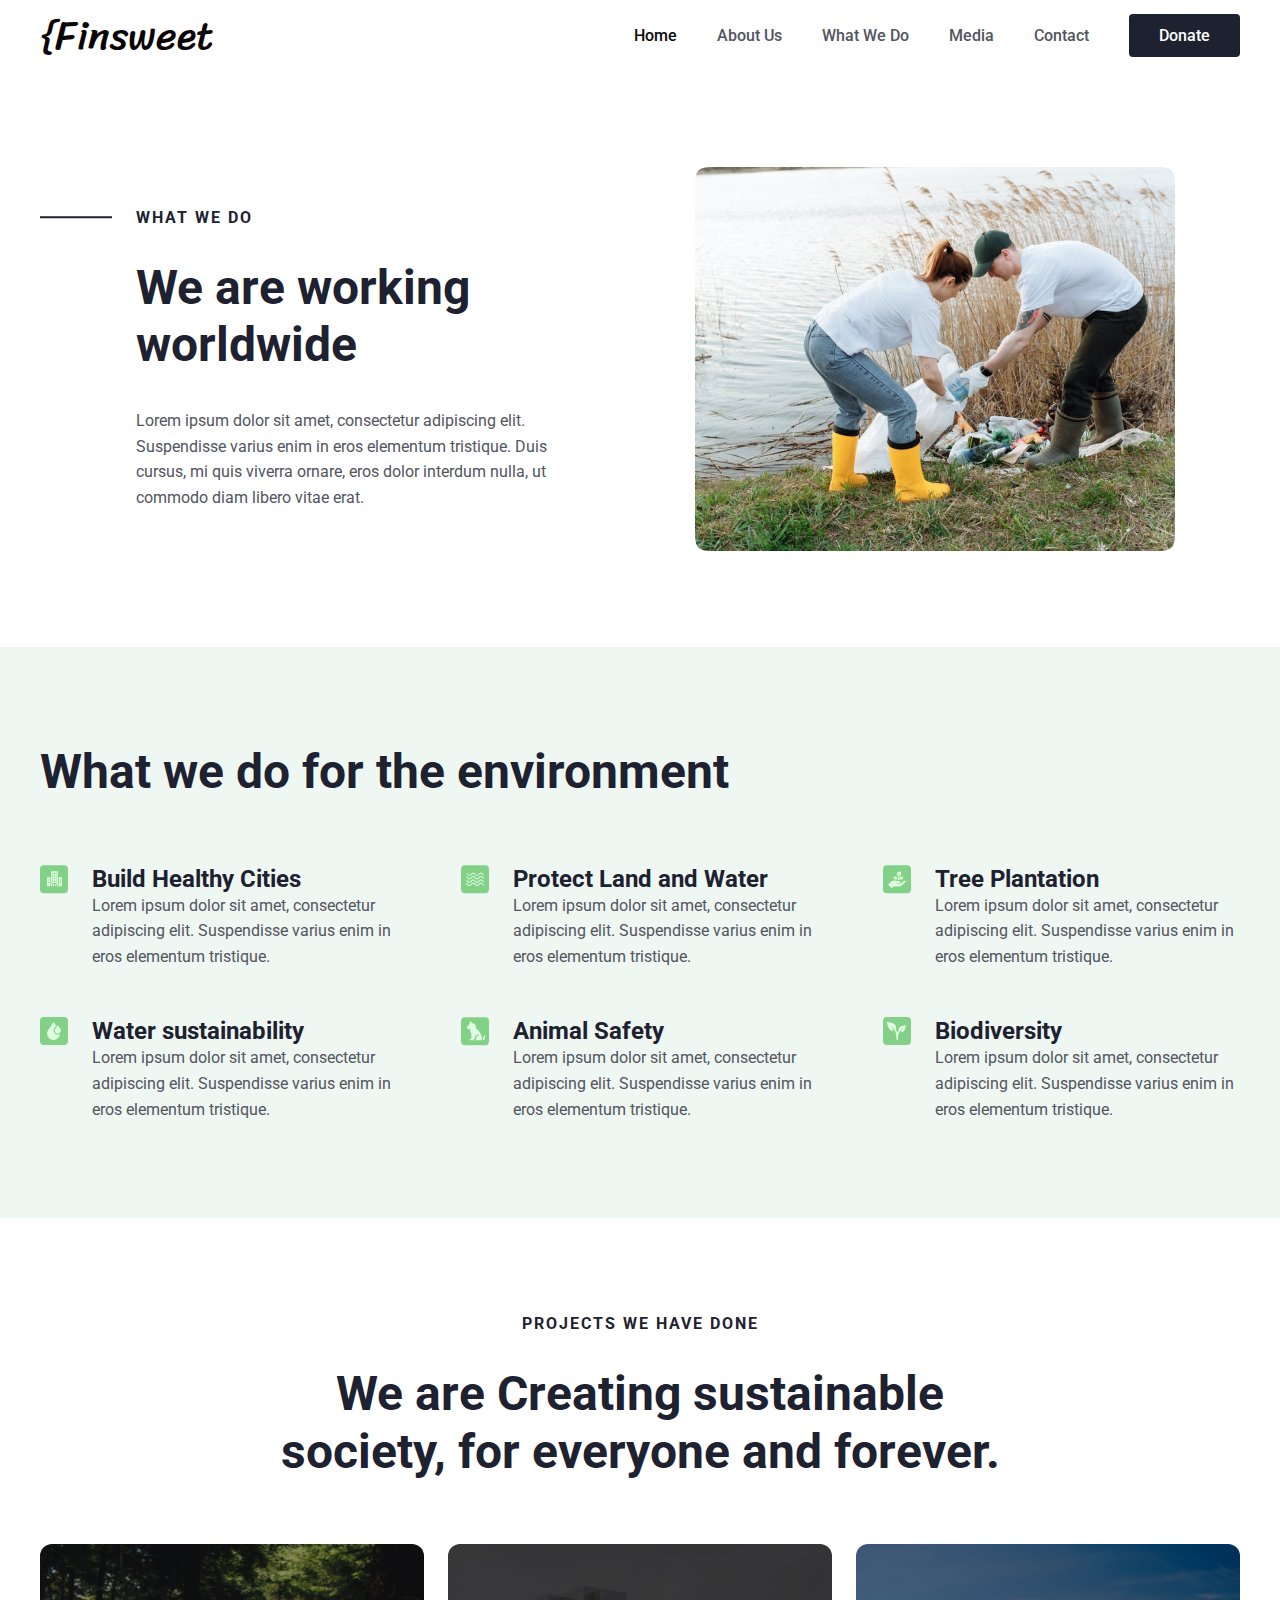
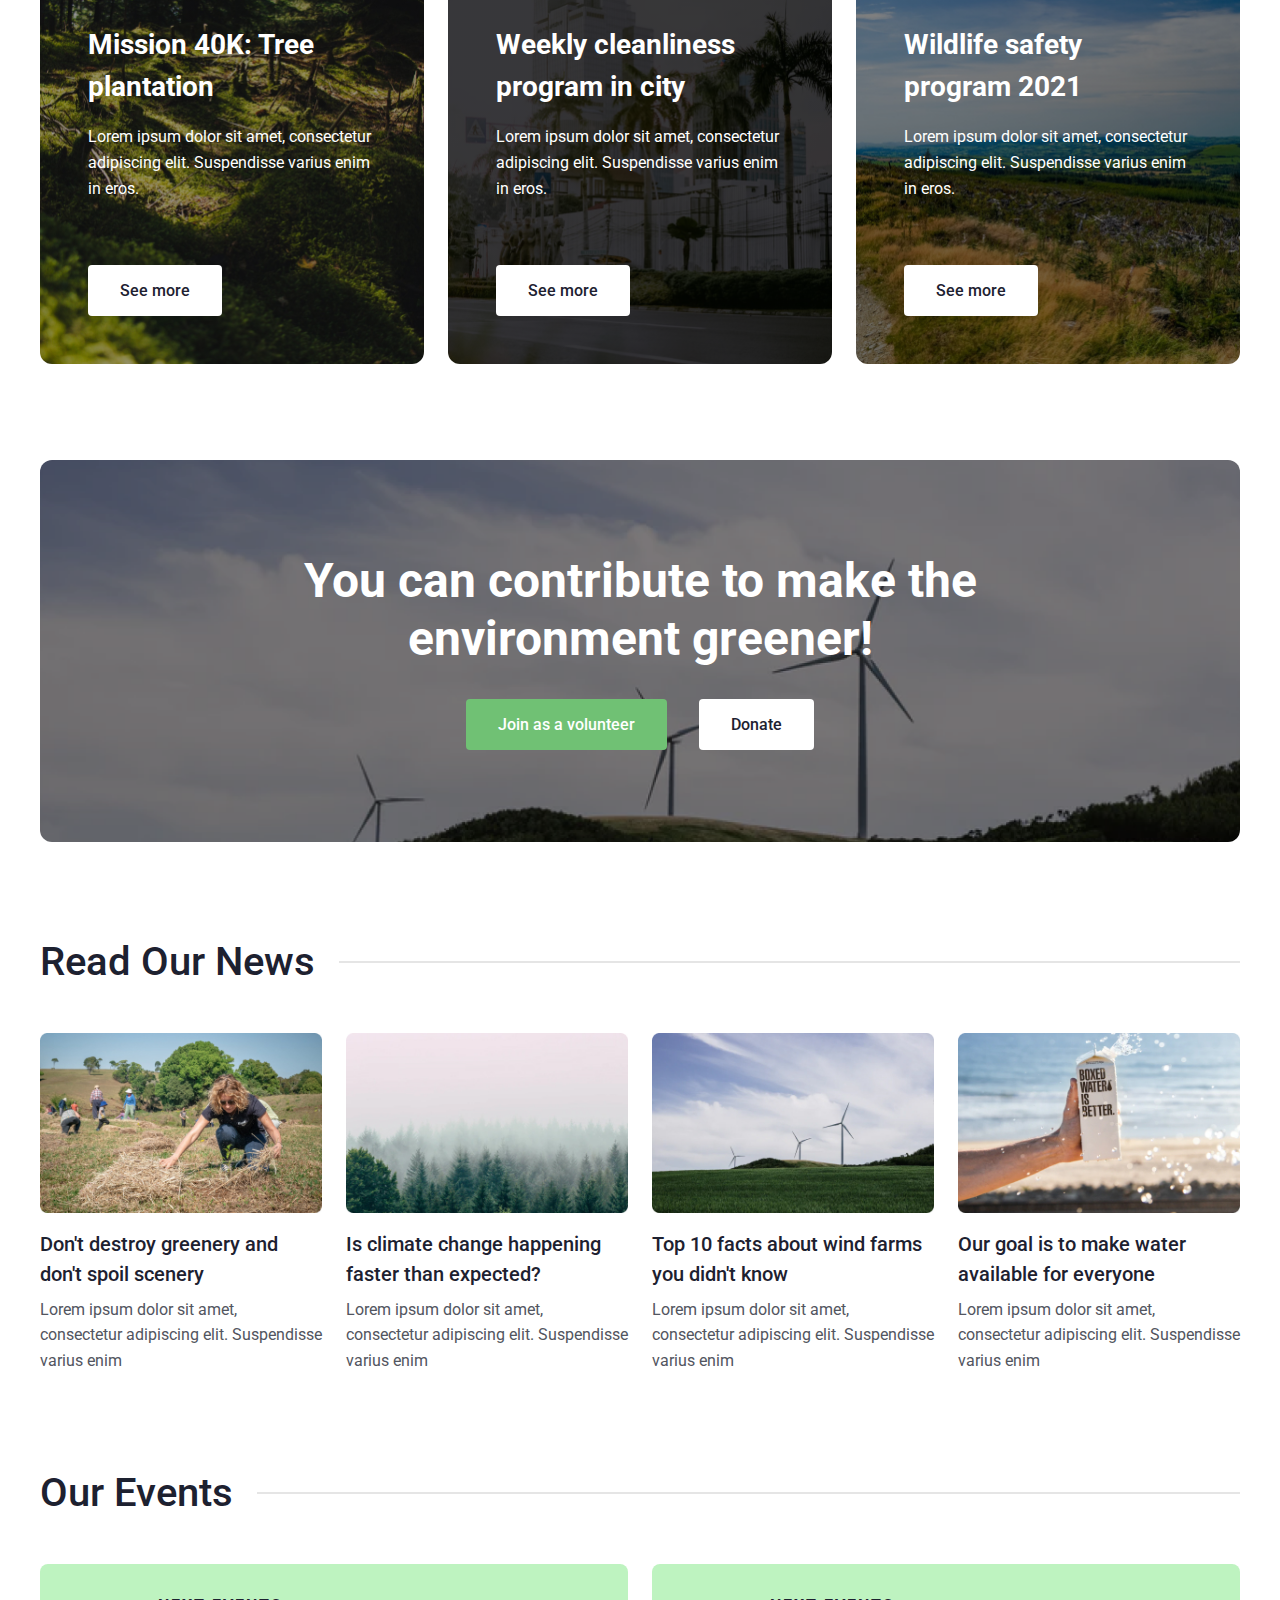
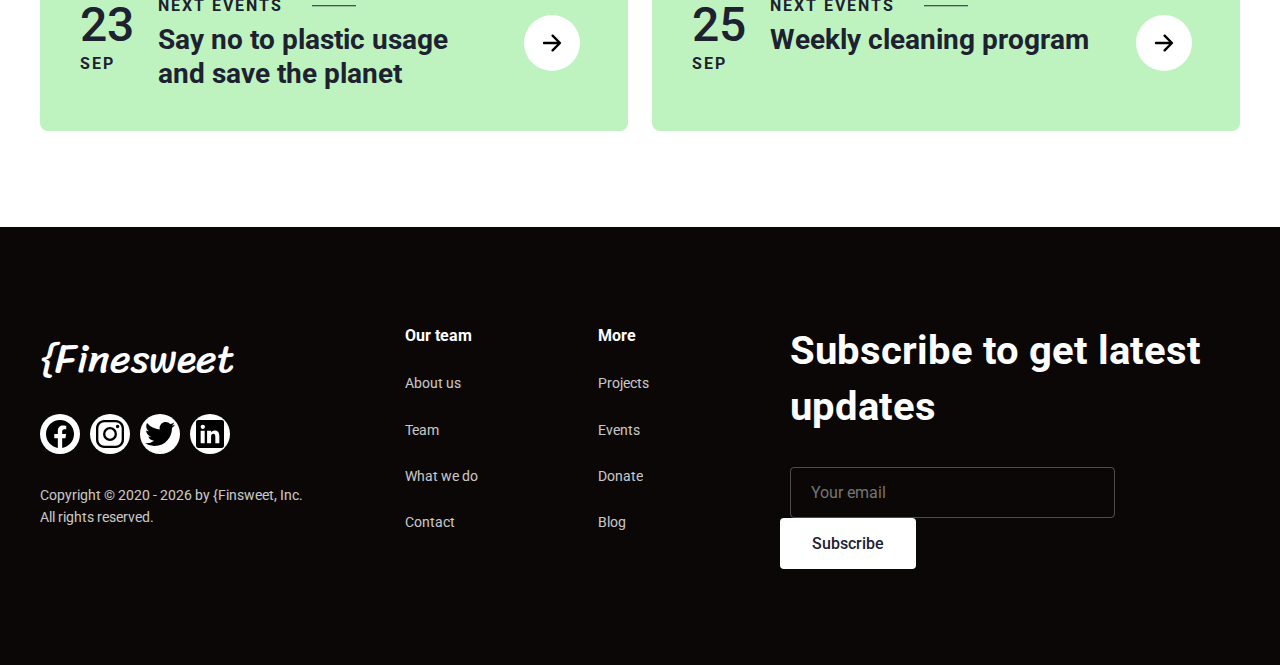
<file: what-we-do-page.html>
<!DOCTYPE html><html lang="en"><head><meta charset="UTF-8"><meta http-equiv="X-UA-Compatible" content="IE=edge"><meta name="viewport" content="width=device-width,initial-scale=1"><link rel="preconnect" href="https://fonts.googleapis.com"><link rel="preconnect" href="https://fonts.gstatic.com" crossorigin><link href="https://fonts.googleapis.com/css2?family=Roboto:wght@400;500;700&family=Sriracha&display=swap" rel="stylesheet"><link rel="shortcut icon" type="image/x-icon" href="img/favicon.ico"><link rel="stylesheet" href="css/style.min.css"><title>{Finsweet - What We Do</title></head><body><header class="header"><div class="container header__container"><a href="#" class="logo">{Finsweet</a><nav class="nav"><ul class="nav__list"><li><a href="index.html" class="nav__list-item nav__list-item_active">Home</a></li><li><a href="about-us-page.html" class="nav__list-item">About Us</a></li><li><a href="what-we-do-page.html" class="nav__list-item">What We Do</a></li><li><a href="media-page.html" class="nav__list-item">Media</a></li><li><a href="contact-us-page.html" class="nav__list-item">Contact</a></li><li><a href="donate-page.html" class="btn btn_black btn_small">Donate</a></li></ul></nav><button class="burger"><span></span></button></div></header><main><section class="WWD"><div class="container WWD__container"><div class="WWD__wrapper"><h3 class="subtitle">What we do</h3><h2 class="title">We are working worldwide</h2><p class="text">Lorem ipsum dolor sit amet, consectetur adipiscing elit. Suspendisse varius enim in eros elementum tristique. Duis cursus, mi quis viverra ornare, eros dolor interdum nulla, ut commodo diam libero vitae erat.</p></div><img src="img/what_icon/what_bg.jpg" alt="photo" class="WWD__img"></div></section><section class="what-for"><div class="container"><h2 class="title">What we do for the environment</h2><ul class="list what-for__list"><li class="list__item"><img src="img/what_icon/build.svg" alt="small logo" class="list__item-img"><div class="list__item-content"><h4 class="list__item-subtitle">Build Healthy Cities</h4><p class="text list__item-text">Lorem ipsum dolor sit amet, consectetur adipiscing elit. Suspendisse varius enim in eros elementum tristique.</p></div></li><li class="list__item"><img src="img/what_icon/water.svg" alt="small logo" class="list__item-img"><div class="list__item-content"><h4 class="list__item-subtitle">Protect Land and Water</h4><p class="text list__item-text">Lorem ipsum dolor sit amet, consectetur adipiscing elit. Suspendisse varius enim in eros elementum tristique.</p></div></li><li class="list__item"><img src="img/what_icon/hand.svg" alt="small logo" class="list__item-img"><div class="list__item-content"><h4 class="list__item-subtitle">Tree Plantation</h4><p class="text list__item-text">Lorem ipsum dolor sit amet, consectetur adipiscing elit. Suspendisse varius enim in eros elementum tristique.</p></div></li><li class="list__item"><img src="img/what_icon/drop.svg" alt="small logo" class="list__item-img"><div class="list__item-content"><h4 class="list__item-subtitle">Water sustainability</h4><p class="text list__item-text">Lorem ipsum dolor sit amet, consectetur adipiscing elit. Suspendisse varius enim in eros elementum tristique.</p></div></li><li class="list__item"><img src="img/what_icon/dog.svg" alt="small logo" class="list__item-img"><div class="list__item-content"><h4 class="list__item-subtitle">Animal Safety</h4><p class="text list__item-text">Lorem ipsum dolor sit amet, consectetur adipiscing elit. Suspendisse varius enim in eros elementum tristique.</p></div></li><li class="list__item"><img src="img/what_icon/plant.svg" alt="small logo" class="list__item-img"><div class="list__item-content"><h4 class="list__item-subtitle">Biodiversity</h4><p class="text list__item-text">Lorem ipsum dolor sit amet, consectetur adipiscing elit. Suspendisse varius enim in eros elementum tristique.</p></div></li></ul></div></section><section class="projects projects_pad"><div class="container"><h3 class="subtitle subtitle-nonedivider tac">Projects we have done</h3><h2 class="title projects__title tac">We are Creating sustainable society, for everyone and forever.</h2><div class="cards"><div class="card card_1"><h3 class="card__title">Mission 40K: Tree plantation</h3><p class="card__text">Lorem ipsum dolor sit amet, consectetur adipiscing elit. Suspendisse varius enim in eros.</p><a href="project-page.html" class="btn btn_white">See more</a></div><div class="card card_2"><h3 class="card__title">Weekly cleanliness program in city</h3><p class="card__text">Lorem ipsum dolor sit amet, consectetur adipiscing elit. Suspendisse varius enim in eros.</p><a href="project-page.html" class="btn btn_white">See more</a></div><div class="card card_3"><h3 class="card__title">Wildlife safety program 2021</h3><p class="card__text">Lorem ipsum dolor sit amet, consectetur adipiscing elit. Suspendisse varius enim in eros.</p><a href="project-page.html" class="btn btn_white">See more</a></div></div></div></section><section class="cta"><div class="container"><div class="cta__wrapper"><h2 class="title title_white">You can contribute to make the environment greener!</h2><div class="cta__buttons"><button class="btn popup-btn" data-popup="#popup_1" data-popup-menu="#popup_menu_1">Join as a volunteer</button> <button class="btn btn_white popup-btn" data-popup="#popup_2" data-popup-menu="#popup_menu_2">Donate</button></div></div></div></section><div class="popup" id="popup_1"><div class="popup__menu" id="popup_menu_1"><div class="popup__title">Join as a volunteer</div><div class="popup__subtitle">Lorem ipsum dolor sit amet, consectetur adipiscing elit. Suspen varius enim in eros elementum tristique.</div><button class="popup__close" data-popup="#popup_1" data-popup-menu="#popup_menu_1"><img src="img/X.svg" alt="x"></button><form action="contact" class="popup__form"><div class="popup__form-first-name"><label for="first-name">First Name</label> <input type="text" placeholder="John" id="first-name" required></div><div class="popup__form-last-name"><label for="last-name">Last Name</label> <input type="text" placeholder="Smith" id="last-name" required></div><div class="popup__form-email"><label for="email">Email id</label> <input type="email" placeholder="me@example.com" id="email" required></div><div class="popup__form-message"><label for="message">Message</label> <input type="text" placeholder="Type your Message" id="message" required></div><button class="btn popup__form-send">Send message</button></form></div></div><div class="popup" id="popup_2"><div class="popup__menu" id="popup_menu_2"><div class="popup__title">DONATE</div><div class="popup__subtitle">Lorem ipsum dolor sit amet, consectetur adipiscing elit. Suspen varius enim in eros elementum tristique.</div><button class="popup__close" data-popup="#popup_2" data-popup-menu="#popup_menu_2"><img src="img/X.svg" alt="x"></button><ul class="popup__donation"><li><a href="#" class="popup__donation-link"><img src="img/popup_section/card-outline.svg" alt="cash"></a></li><li><a href="#" class="popup__donation-link"><img src="img/popup_section/cash-outline.svg" alt="cash"></a></li><li><a href="#" class="popup__donation-link"><img src="img/popup_section/wallet-outline.svg" alt="cash"></a></li><li><a href="#" class="popup__donation-link"><img src="img/popup_section/id-card-outline.svg" alt="cash"></a></li><li><a href="#" class="popup__donation-link"><img src="img/popup_section/hand-right-outline.svg" alt="cash"></a></li></ul></div></div><section class="news"><div class="container"><h2 class="titlte title-wdivider">Read Our News</h2><div class="news__wrapper"><a href="#" class="news__link" target="_blank"><div class="news__content"><img src="img/main_page/news/Thumbnail.jpg" alt="news-photo" class="news__content-img"><h3 class="news__content-subtitle">Don't destroy greenery and don't spoil scenery</h3><p class="text">Lorem ipsum dolor sit amet, consectetur adipiscing elit. Suspendisse varius enim</p></div></a><a href="#" class="news__link" target="_blank"><div class="news__content"><img src="img/main_page/news/Thumbnail2.jpg" alt="news-photo" class="news__content-img"><h3 class="news__content-subtitle">Is climate change happening faster than expected?</h3><p class="text">Lorem ipsum dolor sit amet, consectetur adipiscing elit. Suspendisse varius enim</p></div></a><a href="#" class="news__link" target="_blank"><div class="news__content"><img src="img/main_page/news/Thumbnail3.jpg" alt="news-photo" class="news__content-img"><h3 class="news__content-subtitle">Top 10 facts about wind farms you didn't know</h3><p class="text">Lorem ipsum dolor sit amet, consectetur adipiscing elit. Suspendisse varius enim</p></div></a><a href="#" class="news__link" target="_blank"><div class="news__content"><img src="img/main_page/news/Thumbnail4.jpg" alt="news-photo" class="news__content-img"><h3 class="news__content-subtitle">Our goal is to make water available for everyone</h3><p class="text">Lorem ipsum dolor sit amet, consectetur adipiscing elit. Suspendisse varius enim</p></div></a></div></div></section><section class="events"><div class="container"><h2 class="title-wdivider">Our Events</h2><div class="events__wrapper"><div class="event"><div class="event__date"><div class="event__day">23</div><div class="subtitle subtitle-nonedivider event__subtitle">sep</div></div><div class="event__descr"><h3 class="subtitle event__subtitle">Next Events</h3><h2 class="event__title">Say no to plastic usage and save the planet</h2></div><a href="events-page.html" class="btn btn_white event__btn" target="_blank"><img src="img/main_page/arrow-forward-outline.svg" alt="arrow" class="arrow"></a></div><div class="event"><div class="event__date"><div class="event__day">25</div><div class="subtitle subtitle-nonedivider event__subtitle">sep</div></div><div class="event__descr"><h3 class="subtitle event__subtitle">Next Events</h3><h2 class="event__title">Weekly cleaning program</h2></div><a href="events-page.html" class="btn btn_white event__btn" target="_blank"><img src="img/main_page/arrow-forward-outline.svg" alt="arrow" class="arrow"></a></div></div></div></section></main><footer class="footer"><div class="container footer__container"><div class="footer__logo-col"><a href="#" class="logo logo_white footer__logo">{Finesweet</a><ul class="footer__social-links"><li><a href="#" class="footer__social-link"><img src="img/social/logo-facebook.svg" alt="social-logo"></a></li><li><a href="#" class="footer__social-link"><img src="img/social/logo-instagram.svg" alt="social-logo"></a></li><li><a href="#" class="footer__social-link"><img src="img/social/logo-twitter.svg" alt="social-logo"></a></li><li><a href="#" class="footer__social-link"><img src="img/social/logo-linkedin.svg" alt="social-logo"></a></li></ul><p class="copyright">Copyright © 2020 - <span class="year">2023</span> by {Finsweet, Inc.<br>All rights reserved.</p></div><nav class="footer__nav"><h2 class="footer__subtitle">Our team</h2><ul class="footer__nav-list"><li><a href="about-us-page.html" class="footer__link">About us</a></li><li><a href="about-us-page.html#team" class="footer__link">Team</a></li><li><a href="what-we-do-page.html" class="footer__link">What we do</a></li><li><a href="contact-us-page.html" class="footer__link">Contact</a></li></ul></nav><nav class="footer__nav footer__nav-col2"><h2 class="footer__subtitle">More</h2><ul class="footer__nav-list"><li><a href="project-page.html" class="footer__link">Projects</a></li><li><a href="events-page.html" class="footer__link">Events</a></li><li><a href="donate-page.html" class="footer__link">Donate</a></li><li><a href="blog-page.html" class="footer__link">Blog</a></li></ul></nav><div class="footer__form-wrapper"><h2 class="footer__form-subtitle">Subscribe to get latest updates</h2><form action="" class="footer__form"><input type="email" placeholder="Your email" class="footer__input" required> <button class="btn btn_white">Subscribe</button></form></div></div></footer><script src="js/main.min.js"></script></body></html>
</file>
<file: css/style.min.css>
html{scroll-behavior:smooth}*{padding:0;margin:0;border:none}*,::after,::before{box-sizing:border-box}:active,:focus,a:active,a:focus,button:active,button:focus,input:active,input:focus{outline:0}a,a:link,a:visited{text-decoration:none;display:inline-block}a:hover{text-decoration:none}aside,footer,header,legend,main,nav,section{display:block}h1,h2,h3,h4,h5,h6,p{font-size:inherit;font-weight:inherit}ul,ul li{list-style:none}img{vertical-align:top}img,svg{max-width:100%;height:auto}address{font-style:normal}button,input,select,textarea{font-family:inherit;font-size:inherit;color:inherit;background-color:transparent}input::-ms-clear{display:none}button,input[type=submit]{display:inline-block;box-shadow:none;background:0 0;cursor:pointer}button::-moz-focus-inner{padding:0;border:0}label{cursor:pointer}body{font-family:Roboto,sans-serif;font-weight:400;color:#525560;overflow-x:hidden}body.lock{overflow:hidden}.container{max-width:1360px;margin:0 auto;padding:0 40px}.logo{color:#0b0706;font-size:40px;font-family:Sriracha,cursive}.logo_white{color:#fff}.btn{background-color:#70c174;padding:16px 32px;border-radius:4px;font-weight:500;font-size:16px;color:#fff;transition:.3s}.btn:hover{background-color:#5a9a5d}.btn_white{background-color:#fff;color:#1d2130}.btn_white:hover{background-color:#d2d3d6}.btn_black{background-color:#1d2130}.btn_black:hover{background-color:#4a4d59}.btn_small{padding:12px 30px}.title{font-weight:700;font-size:48px;color:#1d2130;line-height:120%}.title_big{font-size:56px}.title_white{color:#fff}.title-wdivider{font-weight:500;font-size:40px;color:#1d2130;display:flex;align-items:center;gap:24px}.title-wdivider::after{content:"";margin-top:1px;flex:1 1 30%;width:100%;height:2px;background-color:#e5e5e5}.subtitle{font-weight:700;font-size:16px;letter-spacing:2px;text-transform:uppercase;color:#1d2130;margin-bottom:32px;position:relative}.subtitle::before{content:"";position:absolute;top:50%;left:-24px;transform:translate(-100%,-50%);height:1.5px;width:72px;background-color:#1d2130}.subtitle-nonedivider::before{display:none}.text{font-size:16px;line-height:160%;color:#525560}.tac{text-align:center}.list__item{display:flex;align-items:flex-start;gap:24px}.list__item-subtitle{font-weight:700;font-size:24px;line-height:28px;color:#1d2130}@media (max-width:1199px){.title_big{font-size:52px}}@media (max-width:991px){.container{padding:0 30px}.logo{font-size:35px}.title{font-size:44px;line-height:110%}.title_big{font-size:48px}.title-wdivider{font-size:36px}}@media (max-width:768px){.subtitle{font-size:14px;letter-spacing:1.5px;margin-bottom:18px}.subtitle::before{display:none}.subtitle,.title{text-align:center}.text{line-height:140%}}@media (max-width:575px){.title{font-size:32px;line-height:120%}.title_big{font-size:36px}.title-wdivider{font-size:24px}.text{font-size:14px}.list__item-subtitle{font-size:20px}}@media (max-width:450px){.title{font-size:28px}.title_big{font-size:32px}.title-wdivider{font-size:20px}}.header__container{display:flex;justify-content:space-between;align-items:center}.header_lg{background-color:#eff7f2}.header_ow{background-color:#ebf0f9}.nav__list{display:flex;gap:40px;align-items:center}.nav__list-item{font-weight:500;font-size:16px;color:#525560;transition:.3s}.nav__list-item:hover{color:#70c174}.nav__list-item_active{color:#0b0706}.burger{display:none}@media (max-width:991px){.nav__list{gap:20px}}@media (max-width:768px){.nav{background-color:rgba(229,229,229,.9607843137);width:100%;height:100%;position:fixed;top:0;left:0;transform:translateX(-100%);z-index:99;display:flex;justify-content:center;align-items:center;transition:.4s ease-in;overflow:auto;opacity:0;pointer-events:none;visibility:hidden}.nav.open{opacity:1;pointer-events:auto;visibility:visible;transform:translateX(0)}.nav__list{display:flex;flex-direction:column;gap:30px;align-items:center}.nav__list-item{font-size:30px}.burger{display:block;width:40px;height:25px;position:relative;z-index:99}.burger span,.burger::after,.burger::before{position:absolute;height:10%;width:100%;left:0;border-radius:2px;transition:.3s;background-color:#1d2130}.burger::before{content:"";top:0}.burger::after{content:"";bottom:0}.burger span{top:50%;transform:scale(1) translateY(-50%)}.burger.open::before{top:50%;transform:rotate(-45deg)}.burger.open::after{top:50%;transform:rotate(45deg)}.burger.open span{transform:scale(0)}}@media (max-width:575px){.nav__list-item{font-size:25px}}.popup{position:fixed;top:0;left:0;background:rgba(0,0,0,.8);height:100vh;width:100vw;z-index:10;opacity:0;pointer-events:none;visibility:hidden;transition:.5s}.popup.open{opacity:1;pointer-events:auto;visibility:visible}.popup__menu{position:absolute;top:50%;left:50%;transform:translate(-50%,-50%) scale(0);transition:.5s;width:550px;background:#fff;border-radius:8px;padding:48px}.popup__menu.open{transform:translate(-50%,-50%) scale(1);transition:.5s}.popup__title{font-weight:700;font-size:36px;line-height:140%;color:#1d2130}.popup__subtitle{font-weight:400;font-size:14px;line-height:160%;margin-bottom:28px}.popup__form{display:grid;grid-template-columns:repeat(2,1fr);grid-template-rows:1fr 1fr 3fr 1fr;gap:24px}.popup__form label{display:block;font-weight:700;font-size:12px;color:#1d2130;opacity:.6;margin-bottom:8px}.popup__form input{width:100%;border-bottom:2px solid #e5e5e5;padding-left:3px;padding-bottom:4px}.popup__form input::-moz-placeholder{opacity:.3}.popup__form input::placeholder{opacity:.3}.popup__form input:focus{border-color:#b7b7b7}.popup__form-email{grid-column:1/-1}.popup__form #message{border:2px solid #e5e5e5;border-radius:4px;padding:20px 0 110px 20px}.popup__form #message:focus{border-color:#b7b7b7}.popup__form-message{grid-column:1/-1}.popup__close{position:absolute;top:20px;right:20px;background:#1d2130;width:32px;height:32px;border-radius:4px;display:flex;justify-content:center;align-items:center;transition:.3s}.popup__close:hover{background:#4a4d59}.popup .btn{width:170px}.popup__donation{display:flex;justify-content:space-around}.popup__donation-link{min-width:40px;transition:.3s}.popup__donation-link:hover{transform:scale(1.15)}@media (max-width:575px){.popup__menu{width:95vw;padding:30px}}@media (max-width:480px){.popup__form{grid-template-columns:1fr;grid-template-rows:1fr 1fr 1fr 2fr 1fr;gap:16px;max-height:450px}.popup__title{font-size:24px;line-height:140%}.popup__subtitle{font-size:14px;line-height:120%;margin-bottom:28px}.popup #message{padding:20px 0 70px 20px}.popup__donation{flex-wrap:nowrap}}.hero{background:url(../img/main_page/hero_BG.png) center center/cover no-repeat;padding:128px 0 64px}.hero__wrapper{width:50%;margin-bottom:192px}.hero__title{color:#fff;font-weight:700;font-size:64px;line-height:120%;margin-bottom:48px}.hero__flex-container{display:flex;align-items:center;gap:40px}.hero__link{transition:.3s}.hero__link_flex-container{display:flex;align-items:center;gap:8px}.hero__link-img{border-radius:50%}.hero__link:hover{transform:scale(1.1)}.hero__count{display:flex;justify-content:space-between;align-items:center;gap:24px}.hero__count-divider{flex:1 1 30%;height:1px;background-color:#e5e5e5}.hero p{color:#fff;font-weight:500;font-size:18px}@media (max-width:991px){.hero__wrapper{width:73%}}@media (max-width:767px){.hero{padding:100px 0 40px}.hero__title{text-align:center;font-size:56px;line-height:100%}.hero__wrapper{width:100%;margin-bottom:150px}.hero__flex-container{justify-content:center}.hero__count{justify-content:space-around;text-align:center}.hero__count-divider{display:none}}@media (max-width:575px){.hero__title{font-size:44px}}@media (max-width:450px){.hero__title{font-size:40px}.hero__wrapper{margin-bottom:100px}.hero__flex-container{flex-direction:column}}.about{background-color:#fff;padding:96px 0 64px}.about__container{display:grid;grid-template-columns:3fr minmax(240px,2fr);gap:96px;align-items:center;justify-items:center;margin-bottom:64px}.about__content-wrapper{padding-left:96px}.about__text-wrapper{margin-top:32px;margin-bottom:48px;display:flex;flex-direction:column;gap:30px}@media (max-width:991px){.about__container{gap:30px}}@media (max-width:767px){.about{padding:70px 0 40px}.about__container{grid-template-columns:1fr}.about__text-wrapper{margin-top:22px;margin-bottom:38px;gap:20px}.about__content-wrapper{padding-left:0;text-align:center}}.supporters__title{font-weight:700;font-size:16px;letter-spacing:2px;text-transform:uppercase;color:#1d2130;margin-bottom:32px}.supporters__logos-wrapper{display:grid;justify-items:center;grid-template-columns:repeat(6,1fr);-moz-column-gap:93px;column-gap:93px}@media (max-width:1199px){.supporters__logos-wrapper{-moz-column-gap:40px;column-gap:40px}}@media (max-width:768px){.supporters__logos-wrapper{grid-template-columns:repeat(3,1fr);-moz-column-gap:30px;column-gap:30px;row-gap:20px}}@media (max-width:575px){.supporters__title{font-size:14px;letter-spacing:1.5px;margin-bottom:32px}.supporters__logos-wrapper{grid-template-columns:repeat(2,1fr)}}.what{background-color:#eff7f2;padding:96px 0}.what__container{display:grid;grid-template-columns:3fr minmax(240px,2fr);gap:96px;align-items:center;justify-items:center;margin-bottom:64px}.what__content-wrapper{padding-left:96px}.what__list{padding:0 148px 0 24px;display:flex;flex-direction:column;gap:24px;position:relative}.what__list::before{content:"";position:absolute;top:50%;left:0;transform:translate(0,-50%);height:100%;width:1.5px;background-color:#e5e5e5}.what__text{margin:16px 0 32px}@media (max-width:1199px){.what__container{gap:30px}.what__list{padding-right:74px}}@media (max-width:891px){.what__container{grid-template-columns:1fr}}@media (max-width:767px){.what{padding:70px 0 20px}.what__container{gap:45px}.what__content-wrapper{padding-left:0}.what__list{padding:0 60px 0 70px}.what__list::before{left:45px}.what__text{text-align:center}}@media (max-width:450px){.what__list{padding:0 20px}.what__list::before{display:none}}.projects{background-color:#fff;padding:96px 0}.projects__head{padding-left:96px;max-width:640px;margin-bottom:65px}.projects__title{max-width:750px;margin:0 auto 64px}.projects_pad{padding-bottom:0}@media (max-width:767px){.projects{padding:70px 0}.projects__head{padding-left:0;margin-bottom:30px}.projects__title{margin-bottom:30px}.projects_pad{padding-bottom:0}}.cards{display:grid;grid-template-columns:1fr 1fr 1fr;-moz-column-gap:24px;column-gap:24px;justify-items:center}.card{max-width:411px;border-radius:12px;background:linear-gradient(45deg,rgba(0,0,0,.4),rgba(0,0,0,.4)),url(../img/main_page/projects/Image1.jpg) center center/cover no-repeat;padding:80px 48px 48px;transition:.3s}.card:hover{transform:translateY(-5px);box-shadow:0 0 20px 3px rgba(0,0,0,.4)}.card_2{background:linear-gradient(45deg,rgba(0,0,0,.75),rgba(0,0,0,.75)),url(../img/main_page/projects/Image2.jpg) center center/cover no-repeat}.card_3{background:linear-gradient(45deg,rgba(0,0,0,.5),rgba(0,0,0,.5)),url(../img/main_page/projects/Image3.jpg) center center/cover no-repeat}.card__title{font-weight:700;font-size:28px;line-height:150%;color:#fff;margin-bottom:16px}.card__text{font-size:16px;line-height:160%;color:#fff;margin-bottom:64px}@media (max-width:1099px){.cards{grid-template-columns:1fr 1fr;row-gap:24px}.card_3{grid-column:1/-1}}@media (max-width:768px){.cards{grid-template-columns:1fr;text-align:center}}@media (max-width:450px){.card__title{font-size:22px;line-height:120%}.card__text{font-size:14px;margin-bottom:44px}}.stats{background-color:#0b0706;padding:96px 0}.stats__container{display:grid;grid-template-columns:3fr minmax(250px,2fr);justify-items:end;align-items:center;-moz-column-gap:50px;column-gap:50px}.stats__text{margin:16px 0 32px;color:#fff;opacity:.6}.stats__numbers{display:grid;grid-template-columns:repeat(3,1fr);justify-items:start;-moz-column-gap:10px;column-gap:10px;row-gap:16px}.stats__number{color:#fff;white-space:nowrap;display:flex;align-items:center;gap:8px}.stats__number::before{content:"";width:16px;height:16px;border-radius:4px;background-color:#bef3c0}.stats__number-2::before{background-color:#ac94f1}.stats__number-3::before{background-color:#fff0ca}.stats__number-4::before{background-color:#f9cf64}.stats__number-5::before{background-color:#f38fbf}@media (max-width:940px){.stats__container{grid-template-columns:1fr;justify-items:center;row-gap:30px}.stats__wrapper{text-align:center}}@media (max-width:767px){.stats{padding:70px 0 50px}}@media (max-width:575px){.stats__number{font-size:14px}.stats__numbers{padding:0 40px;grid-template-columns:repeat(2,1fr);row-gap:8px}}@media (max-width:450px){.stats__diagram-img{max-width:60%}.stats__numbers{padding:0 50px;grid-template-columns:1fr}}.cta{padding:96px 0}.cta__wrapper{text-align:center;background:url(../img/main_page/cta_BG.png) center center/cover no-repeat;padding:92px 250px;border-radius:12px}.cta__buttons{margin-top:32px;display:flex;justify-content:center;flex-wrap:wrap;gap:32px}@media (max-width:1199px){.cta__wrapper{padding:92px 150px}}@media (max-width:885px){.cta__wrapper{padding:70px}}@media (max-width:768px){.cta{padding:70px 0}.cta__wrapper{padding:70px 50px}}@media (max-width:575px){.cta__buttons{gap:20px}.cta__wrapper{padding:50px 30px}}.news{background-color:#fff;padding-bottom:96px}.news__wrapper{margin-top:48px;display:grid;grid-template-columns:repeat(4,1fr);-moz-column-gap:24px;column-gap:24px}.news__content-subtitle{font-weight:500;font-size:20px;line-height:150%;color:#1d2130;margin:16px 0 8px}.news__text{max-width:450px;text-align:center;margin:16px auto 0}.news_pt{padding-top:96px}@media (max-width:991px){.news__content-subtitle{font-size:18px;line-height:130%}}@media (max-width:850px){.news p.text{display:none}.news__text{margin-top:8px}.news__content-subtitle{font-size:14px;margin-bottom:0;margin-top:10px;text-align:center}.news__wrapper{margin-top:24px}}@media (max-width:768px){.news{padding-bottom:70px}.news_pt{padding-top:70px}}@media (max-width:575px){.news__wrapper{grid-template-columns:repeat(2,1fr);-moz-column-gap:30px;column-gap:30px;row-gap:20px}}@media (max-width:400px){.news__content-subtitle{font-size:12px}.news__wrapper{-moz-column-gap:20px;column-gap:20px;row-gap:10px}}.event{background-color:#bef3c0;padding:32px 48px 40px 40px;border-radius:8px;display:grid;grid-template-columns:1fr 7fr 56px;-moz-column-gap:24px;column-gap:24px}.event__day{font-weight:500;font-size:48px;line-height:120%;color:#1d2130}.event__title{font-size:28px;line-height:120%;font-weight:700;color:#1d2130;margin-top:8px}.event__subtitle{margin-bottom:0}.event__subtitle::before{left:154px;transform:translate(0,-50%);width:44px}.event__btn{border-radius:50%;height:56px;width:56px;padding:15px;align-self:center}@media (max-width:768px){.subtitle.event__subtitle{text-align:left;margin-bottom:0}.event__title{font-size:24px}}@media (max-width:675px){.event{-moz-column-gap:12px;column-gap:12px}.event__title{font-size:18px;line-height:110%}.event__day{font-size:34px}.subtitle.event__subtitle{font-size:12px;letter-spacing:1.2}}@media (max-width:470px){.event{padding:20px 15px}}.events{background-color:#fff;padding-bottom:96px}.events__wrapper{display:grid;grid-template-columns:repeat(2,1fr);gap:24px;margin-top:48px}.events__container{max-width:768px}.events__wrapper_col1{grid-template-columns:1fr}@media (max-width:991px){.events__wrapper{grid-template-columns:1fr}}@media (max-width:850px){.events__wrapper{margin-top:24px}}@media (max-width:768px){.events{padding-bottom:70px}}.footer{background-color:#0b0706;padding:96px 0}.footer__container{display:grid;grid-template-columns:2fr 1fr 1fr 450px;-moz-column-gap:20px;column-gap:20px}.footer__social-links{display:flex;gap:10px;margin:20px 0 30px}.footer__social-link{background-color:#fff;border-radius:50%;padding:4px;min-width:40px;transition:.3s}.footer__social-link:hover{background-color:#d2d3d6}.footer .copyright,.footer__link{font-size:14px;line-height:160%;color:#fff;opacity:.78}.footer__link{transition:.3s}.footer__link:hover{color:#70c174}.footer__subtitle{font-weight:700;font-size:16px;line-height:160%;color:#fff;margin-bottom:24px}.footer__nav-list{display:flex;flex-direction:column;gap:24px}.footer__form-wrapper{width:450px}.footer__form-subtitle{color:#fff;font-weight:700;font-size:40px;line-height:140%;margin-bottom:32px}.footer__input{border:1px solid rgba(235,240,249,.3);padding:15px 100px 15px 20px;border-radius:4px;font-size:16px;line-height:19px}.footer .btn{margin-left:-10px}@media (max-width:991px){.footer{padding-bottom:20px}.footer__container{grid-template-columns:4fr 1fr 1fr;row-gap:20px}.footer__form-wrapper{order:-1}.footer__logo-col{order:2}}@media (max-width:768px){.footer{padding-top:70px}.footer__form-subtitle{font-size:34px;margin-bottom:20px}.footer__input{padding-right:30px;font-size:14px}.footer__form-wrapper{width:350px}.footer__nav-list{gap:10px}}@media (max-width:600px){.footer__container{grid-template-columns:4fr 1fr}.footer__nav-col2{order:3}}@media (max-width:575px){.footer__subtitle{margin-bottom:14px}.footer__form-subtitle{font-size:30px;margin-bottom:15px}.footer__input{padding-right:10px}.footer__form-wrapper{width:335px}.footer__social-links{gap:15px;margin:10px 0 15px}.footer .copyright{font-size:12px}}@media (max-width:500px){.footer__container{grid-template-columns:repeat(2,1fr);grid-template-rows:repeat(3,1fr);justify-items:center;align-items:center;-moz-column-gap:0;column-gap:0;row-gap:40px}.footer__form-subtitle{text-align:center;font-size:20px}.footer__logo-col{text-align:center}.footer__social-links{justify-content:center}.footer__nav{order:-2}.footer__form-wrapper,.footer__logo-col{grid-column:-1/1}.footer__form{display:flex;flex-direction:column;gap:10px}.footer__form-wrapper{width:250px}.footer .btn{margin-left:0}}.know-about{padding:96px 0}.know-about__wrapper{display:grid;grid-template-columns:minmax(400px,1fr) 1fr;-moz-column-gap:48px;column-gap:48px;padding-left:96px;margin-bottom:96px}.know-about__subtitle{font-weight:700;font-size:20px;line-height:150%;color:#1d2130;margin-bottom:16px}.know-about__video-box{padding:10px;border-radius:4px;background-color:#1d2130}.know-about #video{width:100%}@media (max-width:991px){.know-about__subtitle{display:none}}@media (max-width:768px){.know-about{padding:50px 0 70px}.know-about__wrapper{grid-template-columns:1fr;row-gap:16px;padding-left:0;margin-bottom:48px}.know-about .text{text-align:center}}@media (max-width:575px){.know-about__video-box{padding:5px}}.mission{padding:96px 0;background-color:#eff7f2}.mission__wrapper{display:flex;gap:96px;padding:0 96px;margin-bottom:96px}.mission__title{font-weight:700;font-size:28px;color:#1d2130;line-height:150%}.mission .text{margin-top:8px}@media (max-width:939px){.mission__wrapper{gap:60px}}@media (max-width:768px){.mission{padding:70px 0}.mission__wrapper{flex-wrap:wrap}.mission__title{font-size:24px;text-align:center}.mission .text{text-align:center}}@media (max-width:650px){.mission__wrapper{gap:40px;padding:0 15px}.mission__title{font-size:22px;line-height:120%}}.awards{padding:96px 0;background-color:#fff}.awards__prize-wrapper{display:grid;grid-template-columns:repeat(4,1fr);margin-top:48px;gap:10px;justify-items:center}.awards__prize{text-align:center}.awards__img{margin-bottom:16px}.awards__year{font-weight:700;font-size:24px;color:#1d2130;margin-bottom:4px}.awards__name{font-weight:700;font-size:16px;color:#1d2130;margin-bottom:4px}.awards__city{font-weight:500;font-size:12px;text-transform:uppercase}@media (max-width:768px){.awards{padding:60px 0}.awards__img{width:70px}.awards__year{font-size:20px}.awards__name{font-size:14px}.awards__city{font-size:12px}}@media (max-width:575px){.awards__prize-wrapper{grid-template-columns:repeat(2,1fr);gap:30px;padding:0 50px;margin-top:32px}.awards__img{margin-bottom:8px}}@media (max-width:499px){.awards__prize-wrapper{padding:0 20px}}@media (max-width:399px){.awards__prize-wrapper{padding:0}}.journey__wrapper{padding:64px 0 64px 96px;background-color:#0b0706;border-radius:12px;display:grid;grid-template-columns:1fr minmax(300px,1fr);align-items:center;-moz-column-gap:48px;column-gap:48px}.journey__subtitle{color:#fff;margin-bottom:16px}.journey__text{color:#fff;opacity:.6;margin-top:16px;margin-bottom:32px}.journey__stats{display:flex;gap:32px}.journey__stats-number{font-weight:500;font-size:24px;color:#fff;line-height:160%}.journey__stats-descr{font-weight:500;font-size:12px;color:#fff;opacity:.6}.journey__photo{border-radius:12px 0 0 12px}@media (max-width:768px){.journey__wrapper{padding:30px;grid-template-columns:1fr;justify-items:center;row-gap:32px}.journey__stats{display:flex;justify-content:center}.journey__text{text-align:center}.journey__photo{border-radius:12px}}@media (max-width:420px){.journey__stats{gap:10px;justify-content:space-between}.journey__stats-number{font-size:18px;line-height:140%;text-align:center}.journey__stats-descr{font-weight:400;font-size:10px}}.team{padding-top:96px}.team .title{margin-bottom:16px}.team__text{max-width:520px;text-align:center;margin:0 auto;opacity:.6}.team__persons{display:grid;grid-template-columns:repeat(4,1fr);-moz-column-gap:32px;column-gap:32px;row-gap:48px;margin-top:48px}.team__person{text-align:center}.team .social{justify-content:center}.team__person-photo{margin-bottom:16px;border-radius:8px;overflow:hidden}.team__person-photo img{transition:.4s}.team__person-photo img:hover{transform:scale(1.1)}.team__person-name{font-weight:500;font-size:20px;line-height:160%;color:#1d2130}.team__person-job{font-weight:500;font-size:12px;color:#1d2130;opacity:.6;margin-bottom:12px}@media (max-width:991px){.team__person-name{font-size:16px;line-height:140%}.team__person-photo{margin-bottom:8px}}@media (max-width:768px){.team{padding-top:60px}.team__persons{grid-template-columns:repeat(3,1fr);-moz-column-gap:32px;column-gap:32px;row-gap:32px;margin-top:32px}}@media (max-width:600px){.team__persons{grid-template-columns:repeat(2,1fr);-moz-column-gap:20px;column-gap:20px;row-gap:32px;margin-top:32px}.team__person-name{font-size:14px}}.social{display:flex;gap:15px}.social__link{min-width:20px;opacity:.7;transition:.3s}.social__link:hover{opacity:1;transform:scale(1.1)}.WWD{padding:96px 0}.WWD__container{display:grid;grid-template-columns:1fr minmax(300px,1fr);gap:110px;align-items:center}.WWD__wrapper{padding-left:96px}.WWD .text{margin-top:34px}@media (max-width:1070px){.WWD__container{gap:30px}}@media (max-width:768px){.WWD{padding:50px 0 70px}.WWD__container{grid-template-columns:1fr;justify-items:center}.WWD__wrapper{padding-left:0}.WWD .text{text-align:center;margin-top:16px}}.what-for{background-color:#eff7f2;padding:96px 0}.what-for__list{margin-top:64px;display:grid;grid-template-columns:repeat(3,1fr);-moz-column-gap:64px;column-gap:64px;row-gap:48px}@media (max-width:1000px){.what-for__list{grid-template-columns:repeat(2,1fr)}}@media (max-width:768px){.what-for{padding:70px 0}.what-for__list{margin-top:32px;padding:0 70px;grid-template-columns:1fr;row-gap:24px}}@media (max-width:450px){.what-for__list{padding:0 20px}}.tabs__nav{display:flex;gap:2px}.tabs__nav-btn{border-bottom:1px solid #e5e5e5;padding:8px 24px;font-weight:500;font-size:16px;color:#525560}.tabs__nav-btn.active{border-bottom:2px solid #70c174;color:#1d2130}.tabs__content{margin-top:24px}.tabs__item{display:none}.tabs__item.active{display:block}@media (max-width:575px){.tabs__nav-btn{padding:6px 18px;font-size:14px}}.top-news{background-color:#eff7f2;padding:96px 0}.top-news__container{display:grid;grid-template-columns:1fr minmax(510px,1fr);-moz-column-gap:70px;column-gap:70px}.top-news__header{padding-left:96px}.top-news__text{margin-top:16px;margin-bottom:32px}.side-list{background-color:#fff;padding:24px 56px 24px 24px;border-radius:12px;max-width:510px;display:flex;flex-direction:column;gap:24px}.side-list li{display:flex;align-items:center;gap:24px}.side-list__title{font-weight:700;font-size:20px;line-height:150%;color:#0b0706;margin-bottom:8px}.side-list__img{flex-shrink:2}@media (max-width:999px){.top-news__container{grid-template-columns:1fr;row-gap:48px;justify-items:center}.side-list{padding:24px}}@media (max-width:768px){.top-news{padding:70px 0}.top-news__header{padding-left:0;text-align:center}.side-list__title{font-size:16px;line-height:120%}}@media (max-width:575px){.side-list{max-width:300px}.side-list li{flex-direction:column;gap:14px}.side-list__link{text-align:center}}.contact{padding:96px 0;background-color:#ebf0f9}.contact__container{display:grid;grid-template-columns:minmax(400px,1fr) minmax(290px,1fr);-moz-column-gap:96px;column-gap:96px}.contact__header{padding-left:96px}.contact__text{padding-top:16px}.contact__info{border-bottom:2px solid #e5e5e5;max-width:290px;padding-bottom:16px;margin-bottom:32px}.contact__adress-title,.contact__info-title{font-weight:700;color:#1d2130}.contact__info-title{font-size:24px;margin-bottom:16px}.contact__link{font-size:16px;color:#1d2130;margin-right:32px}.contact__link:last-child{margin-right:0}.contact__address{margin-bottom:32px}.contact__adress-title{font-size:20px;margin-bottom:8px}@media (max-width:991px){.contact__container{-moz-column-gap:40px;column-gap:40px}}@media (max-width:768px){.contact{padding:70px 0}.contact__container{grid-template-columns:1fr;row-gap:48px;justify-items:center}.contact__header{padding-left:0}.contact__text{text-align:center}}@media (max-width:575px){.contact__address,.contact__info{margin-bottom:16px}.contact__info-title{font-size:18px;margin-bottom:8px}.contact__adress-title{font-size:18px}}.contact-form{padding:96px 0}.form{max-width:770px;margin:0 auto;display:grid;grid-template-columns:repeat(2,1fr);grid-template-rows:1fr 1fr 3fr 1fr;gap:32px}.form label{display:block;font-weight:700;font-size:12px;color:#1d2130;opacity:.6;margin-bottom:8px}.form input{width:100%;border-bottom:2px solid #e5e5e5;padding-left:3px;padding-bottom:4px}.form input::-moz-placeholder{opacity:.3}.form input::placeholder{opacity:.3}.form input:focus{border-color:#b7b7b7}.form #message{border:2px solid #e5e5e5;border-radius:4px;padding:20px 0 110px 20px}.form #message:focus{border-color:#b7b7b7}.form__message{grid-column:1/-1}.form .btn{justify-self:center;width:170px;grid-column:1/-1}@media (max-width:768px){.contact-form{padding:70px 0}}@media (max-width:500px){.form{grid-template-columns:1fr;grid-template-rows:repeat(4,1fr) 3fr 1fr;gap:32px}}.map{width:100vw;height:490px;border:none;padding-bottom:0}.donate{padding:96px 0;background-color:#eff7f2}.donate__container{display:grid;grid-template-columns:minmax(400px,1fr) 1fr;align-items:center;-moz-column-gap:70px;column-gap:70px}.donate__header{padding-left:96px}.donate__text{margin-top:14px;margin-bottom:32px}@media (max-width:768px){.donate{padding:70px 0}.donate__container{grid-template-columns:1fr;justify-items:center;row-gap:48px}.donate__header{padding-left:0;text-align:center}}.usage{padding-top:96px}.usage__container{display:grid;grid-template-columns:repeat(3,1fr);-moz-column-gap:70px;column-gap:70px}@media (max-width:991px){.usage__container{-moz-column-gap:40px;column-gap:40px}}@media (max-width:768px){.usage{padding-top:70px}.usage__container{display:grid;grid-template-columns:repeat(2,1fr);-moz-column-gap:70px;column-gap:70px;row-gap:32px}.usage__title{grid-column:1/-1}}@media (max-width:575px){.map{height:300px}.usage__container{grid-template-columns:1fr}}.how__wrapper{padding:96px 0;border-bottom:2px solid #e5e5e5;display:grid;grid-template-columns:1fr minmax(380px,1fr);-moz-column-gap:96px;column-gap:96px}.how__text{margin-top:24px}.how .tabs{margin-top:30px}@media (max-width:991px){.how__wrapper{-moz-column-gap:50px;column-gap:50px}.how .tabs{margin-top:48px}}@media (max-width:768px){.how__wrapper{padding:70px 0;grid-template-columns:1fr}}.project{padding:96px 0}.project__container{margin:0 auto;max-width:830px}.project__text{margin-top:16px}.project__photo{margin:32px 0 48px}.project__list{margin-top:16px;margin-left:8px;display:flex;flex-direction:column;gap:6px}.project__list-item{font-weight:700;font-size:16px;line-height:140%;color:#1d2130}.project .title{margin-bottom:16px}@media (max-width:768px){.project{padding:70px 0}}@media (max-width:575px){.how .tabs{margin-top:32px}.project__text{margin-top:10px}.project__list-item{font-size:14px}}.features{padding:96px 0;margin-bottom:96px;background-color:#ebf0f9}.features__list{max-width:1024px;margin:0 auto;display:grid;grid-template-columns:repeat(2,1fr);gap:48px}@media (max-width:768px){.features{padding:70px 0;margin-bottom:70px}.features__list{max-width:500px;grid-template-columns:1fr;gap:32px}}.blog{padding:96px 0}.blog__header{text-align:center;max-width:900px;margin:0 auto}.blog__photo{margin:44px 0 100px}.blog__content{max-width:1024px;margin:0 auto}.blog__title{margin-bottom:32px;font-size:44px}.blog__text{margin-top:16px}.blog__subheader{font-weight:700;font-size:28px;line-height:150%;color:#1d2130;margin:32px 0 16px}.blog__list li{list-style:disc;margin-left:20px;font-weight:500}@media (max-width:768px){.blog{padding:70px 0}.blog__photo{margin:34px 0 60px}.blog__title{font-size:40px;text-align:left}}@media (max-width:575px){.blog__title{margin-bottom:26px;font-size:30px}.blog__subheader{font-size:24px;line-height:120%;margin:32px 0 16px}}.say{padding:96px 0;background-color:#eff7f2}.say__container{max-width:768px;margin:0 auto}.say__info{margin-top:48px;display:flex;gap:48px}.say__address,.say__date{display:flex;gap:8px;align-items:center}.say__detail{font-weight:500;font-size:16px;line-height:160%;color:#1d2130}@media (max-width:768px){.say{padding:70px 0}.say__info{margin-top:36px;gap:24px;justify-content:center}.say__detail{font-size:14px;line-height:140%}}@media (max-width:575px){.say__info{gap:16px;flex-direction:column;padding-left:20px}}.descr{padding:96px 0}.descr__container{max-width:768px;margin:0 auto}.descr__photo{margin:32px 0 8px}.descr__text{margin-top:24px}@media (max-width:768px){.descr{padding:70px 0}.descr__photo{margin-top:24px}.descr__text{margin-top:16px}}
/*# sourceMappingURL=style.min.css.map */
</file>
